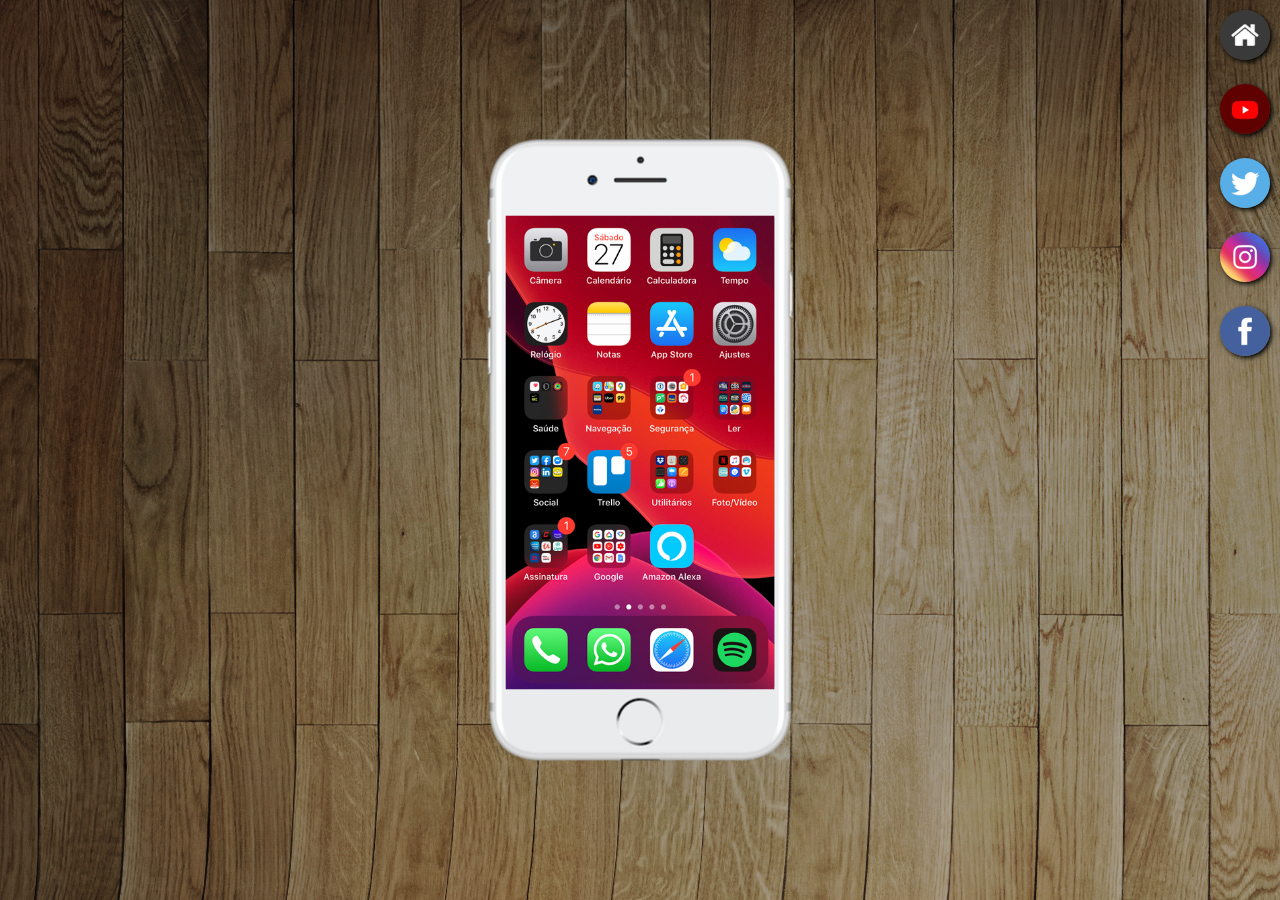
<file: index.html>
<!DOCTYPE html>
<html lang="pt-br">
<head>
    <meta charset="UTF-8">
    <meta name="viewport" content="width=device-width, initial-scale=1.0">
    <title>Projeto Minhas Redes Sociais</title>
    <link rel="stylesheet" href="estilos/style.css">
    
</head>
<body>
    <main>
        <section id="telefone">
            <iframe src="home.html" name="tela" id="tela"  frameborder="0"></iframe>
        </section>

        <section id="redes-sociais">
            <a href="home.html" target="tela"> <img src="imagens/logo-home.jpg" alt="Home">  </a> <br>
            <a href="youtube.html" target="tela"> <img src="imagens/logo-youtube.jpg" alt="youtube">  </a><br>
            <a href="twitter.html"target="tela"> <img src="imagens/logo-twitter.jpg" alt="Twitter">  </a><br>
            <a href="instagram.html" target="tela"> <img src="imagens/logo-instagram.jpg" alt="Instagram">  </a><br>
            <a href="facebook.html" target="tela"> <img src="imagens/logo-facebook.jpg" alt="facebook">  </a><br>
            

        </section>
    </main>
</body>
</html>
</file>
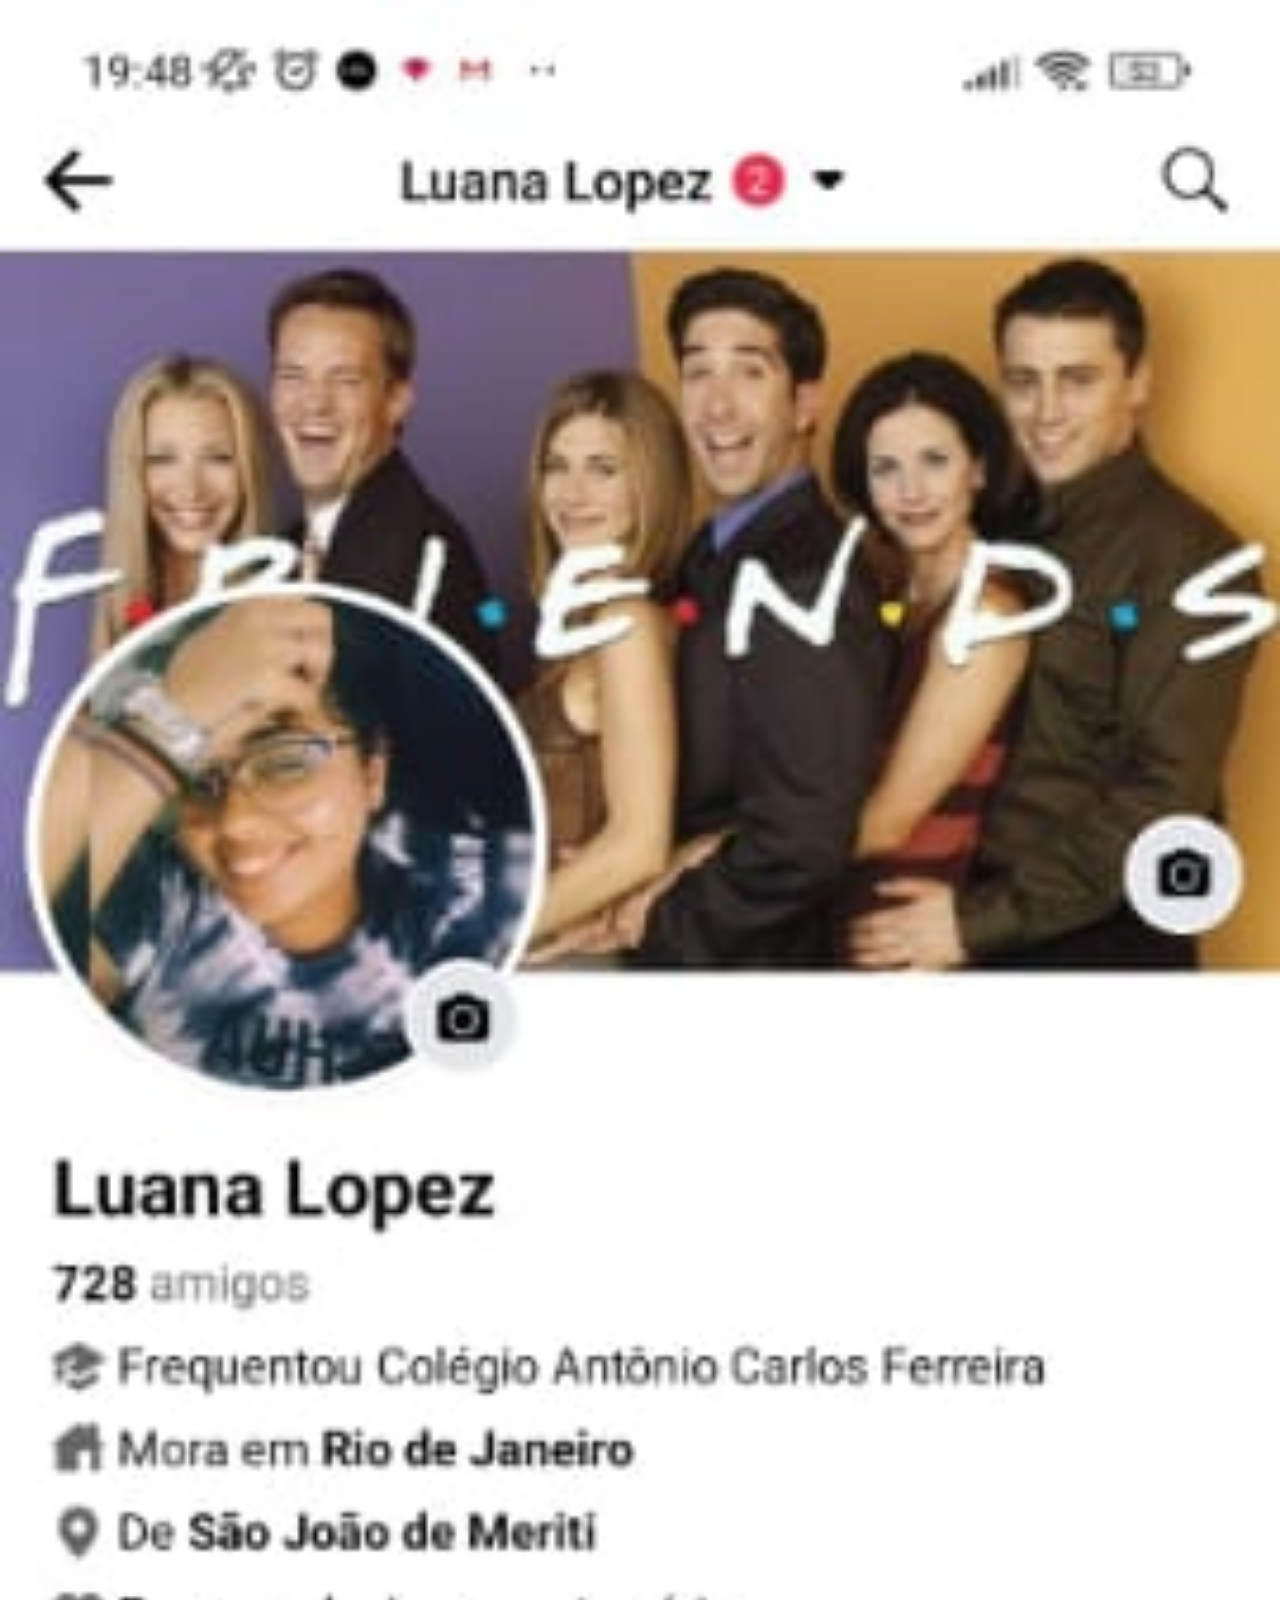
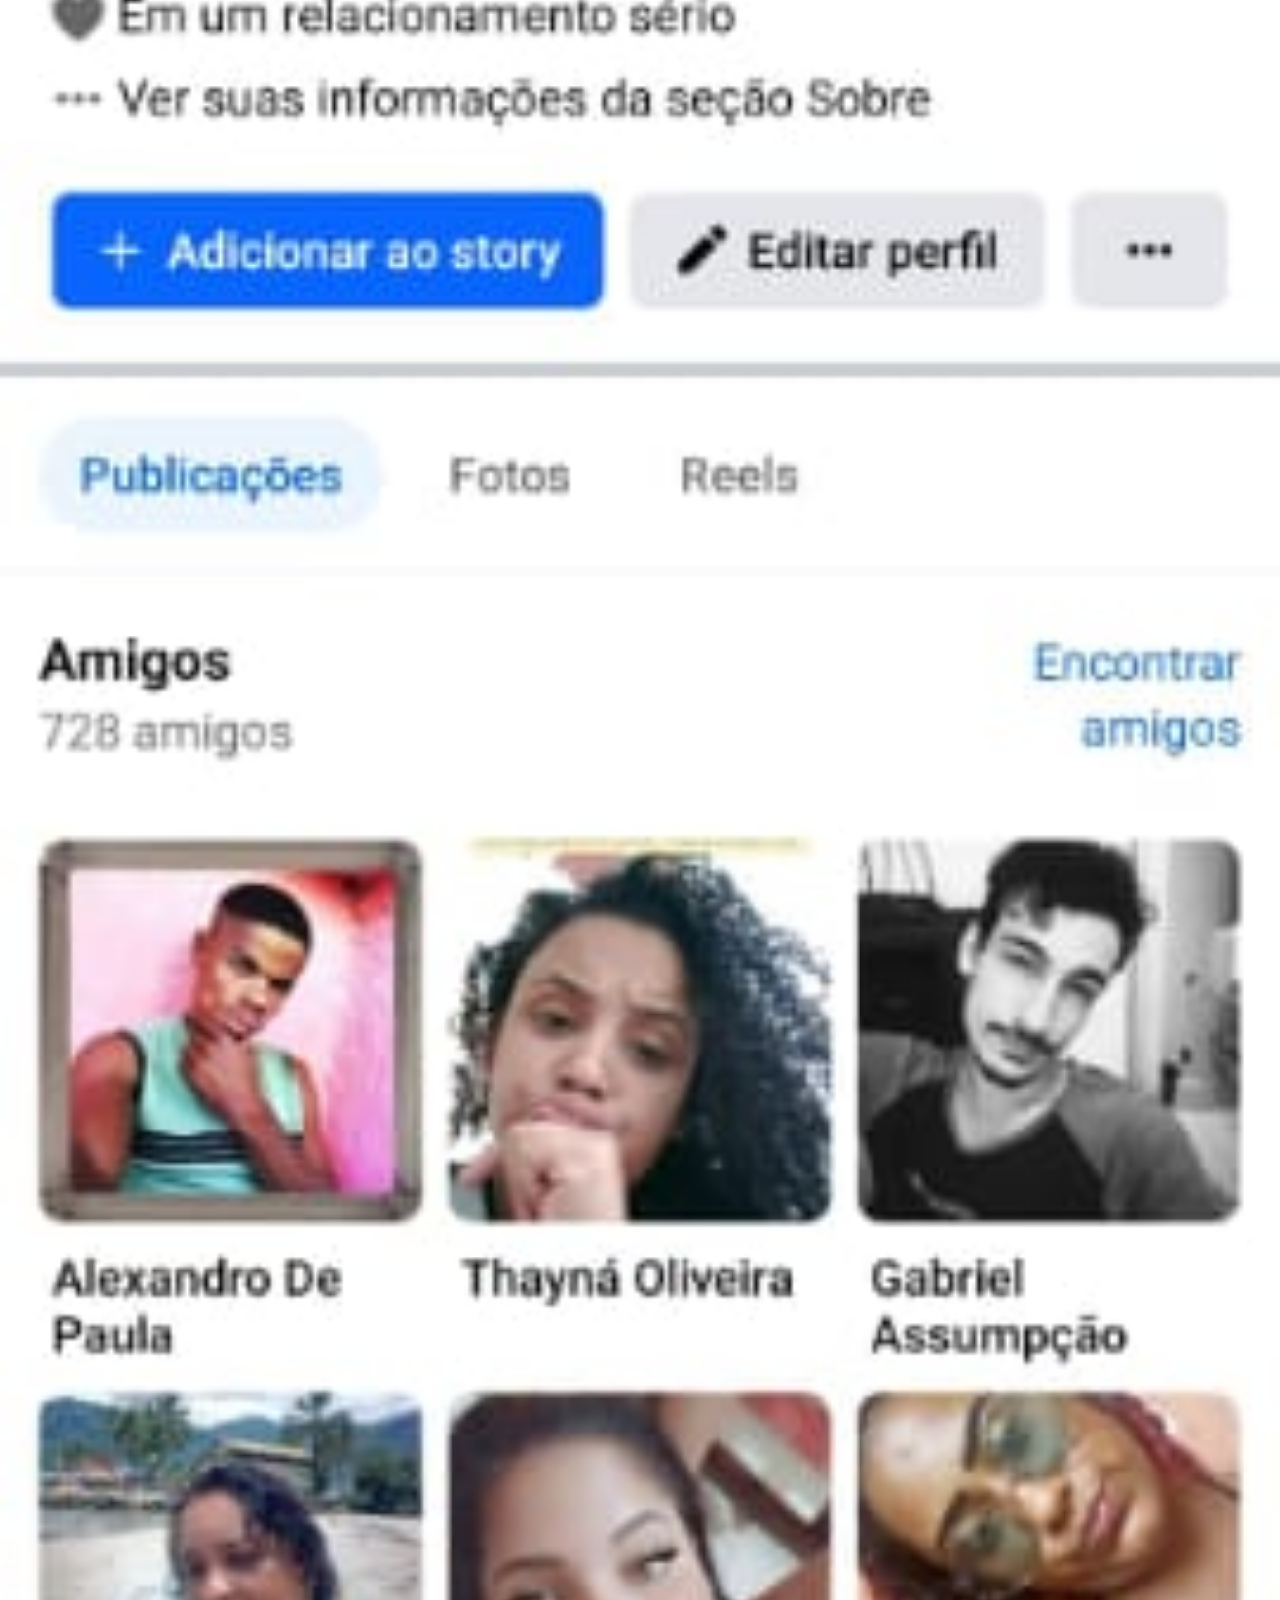
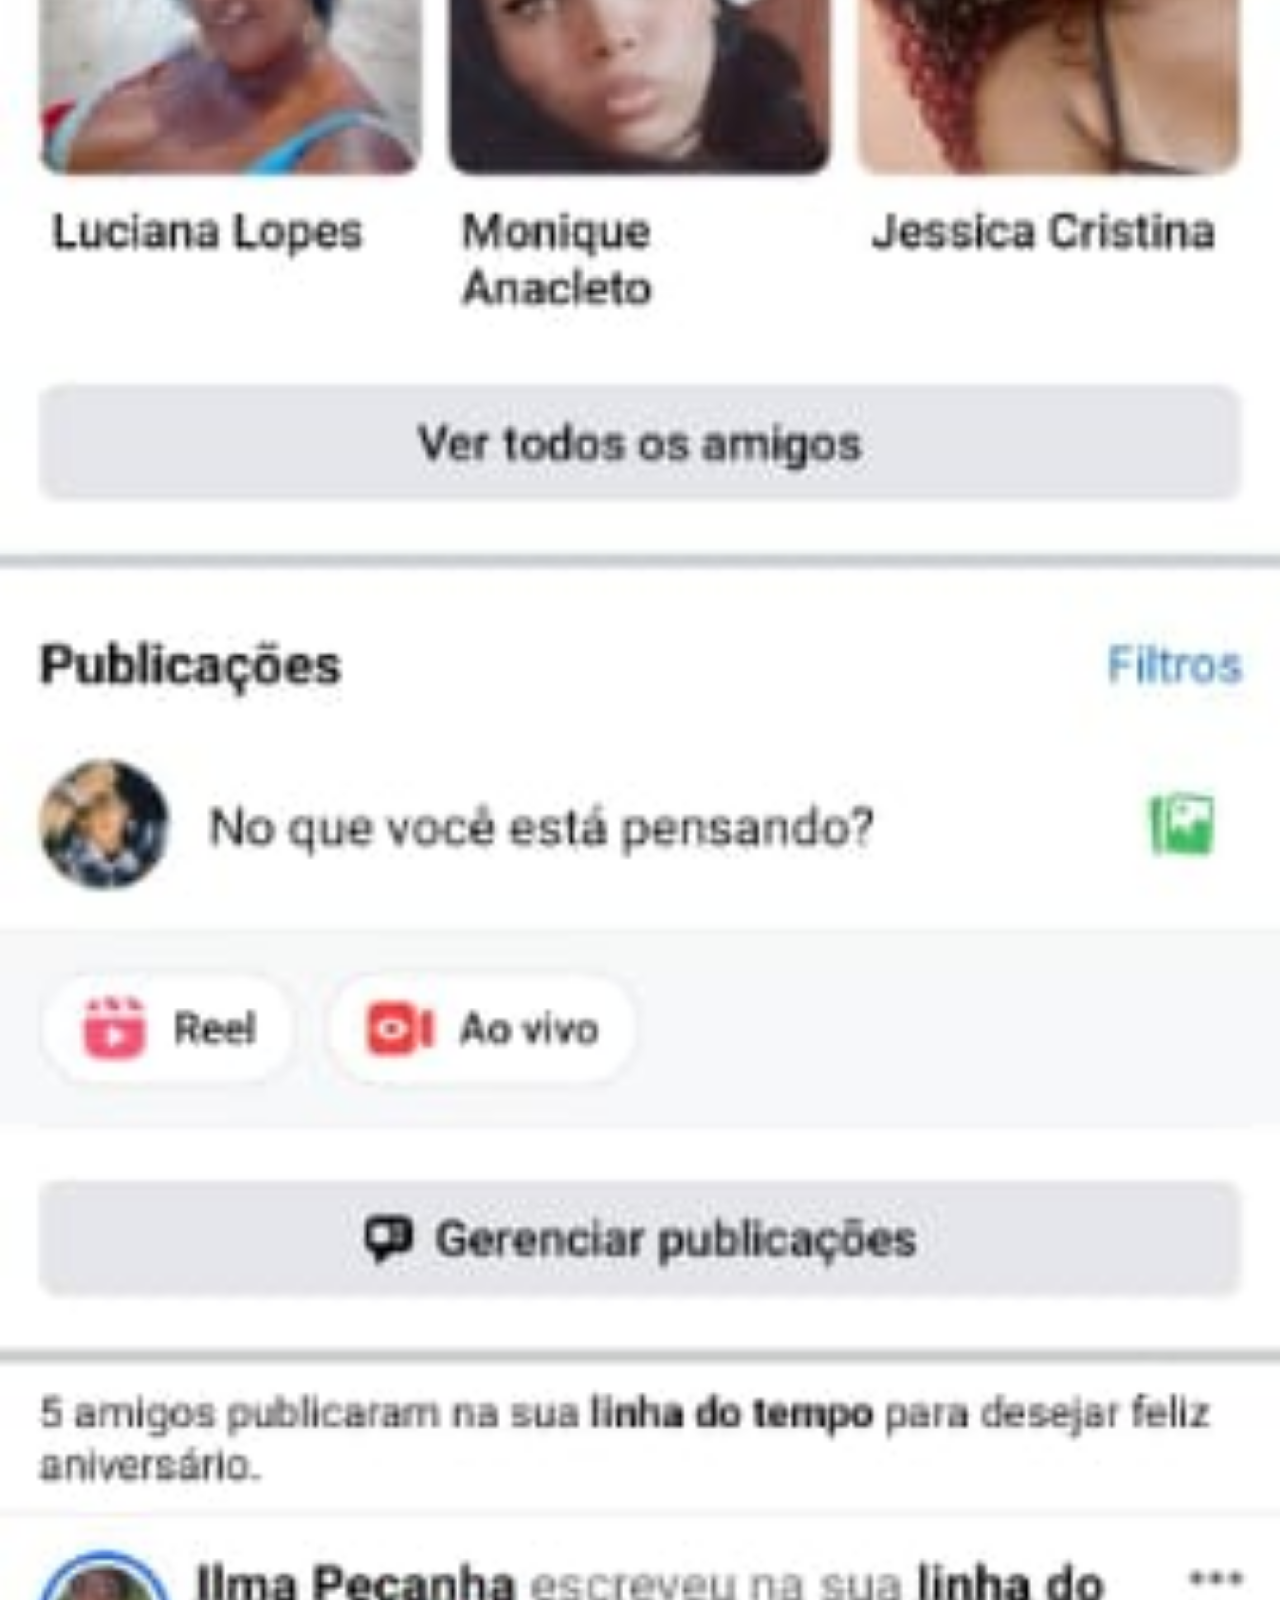
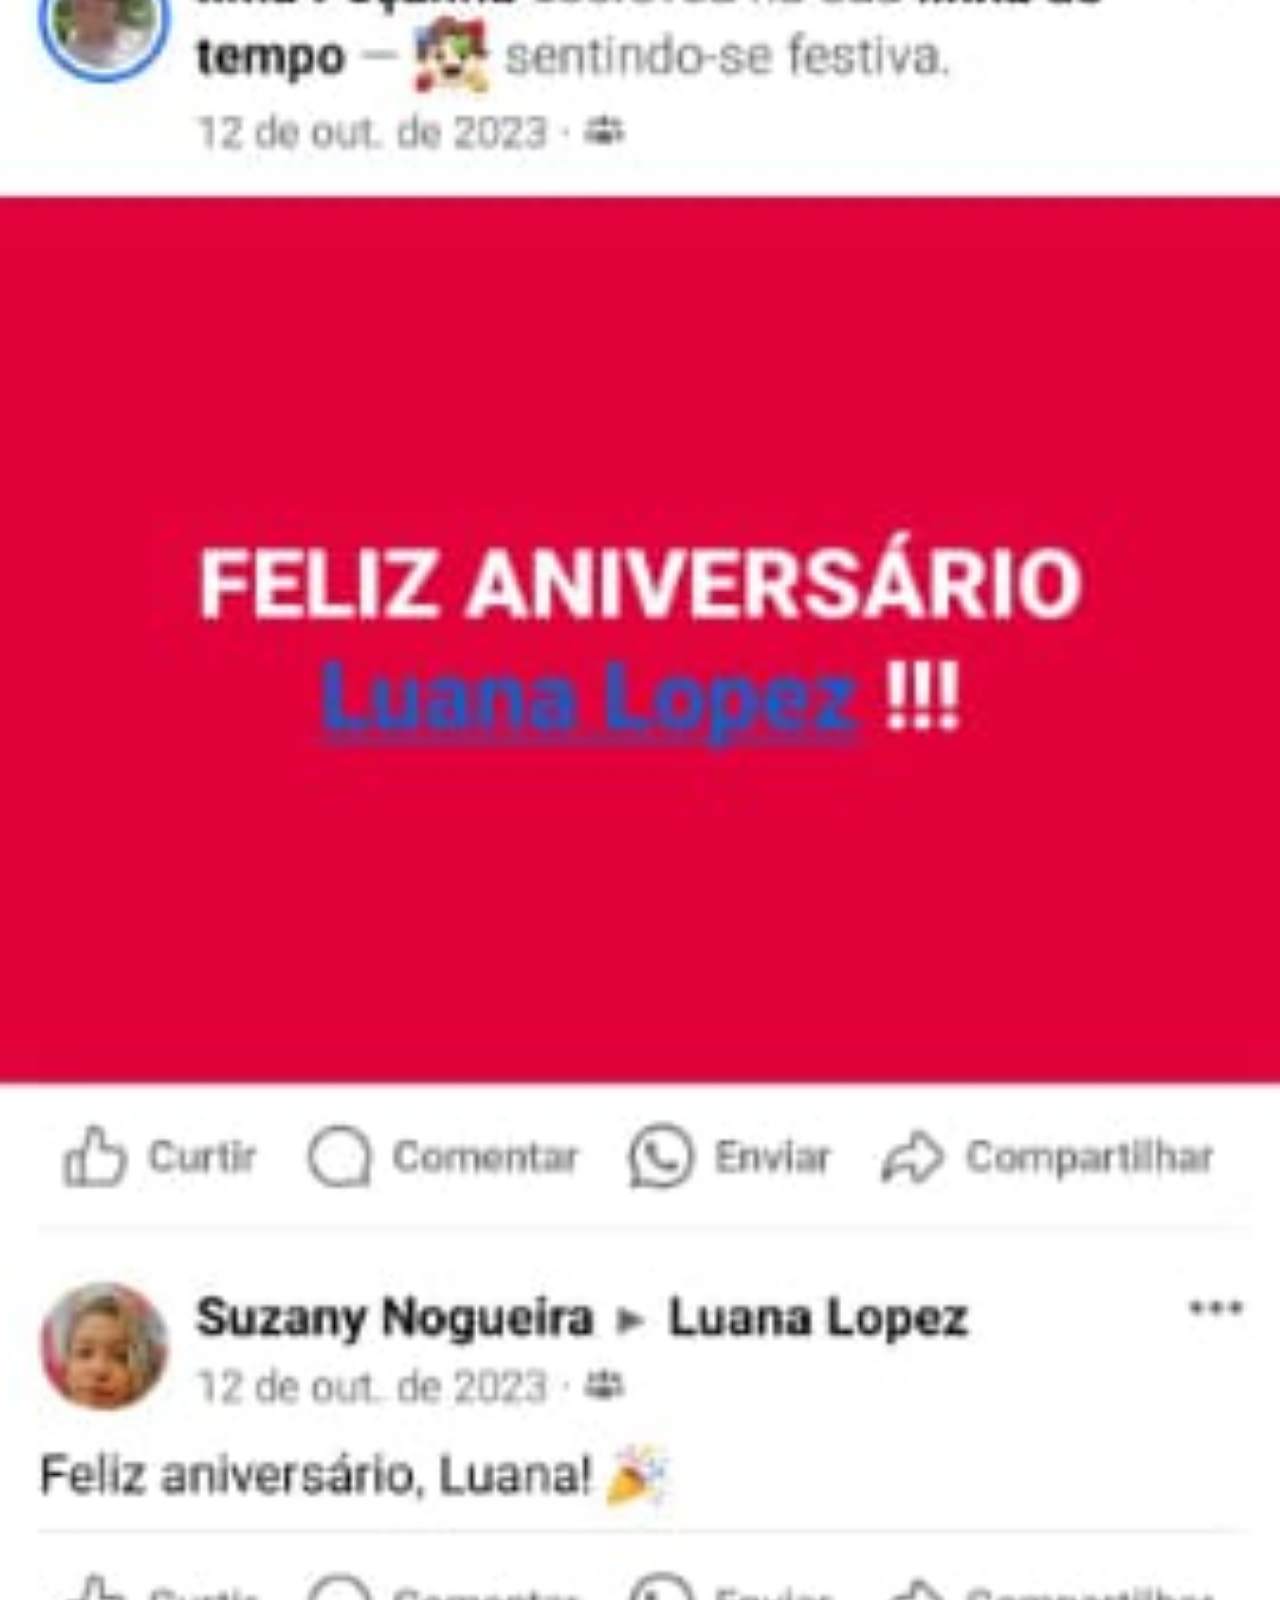
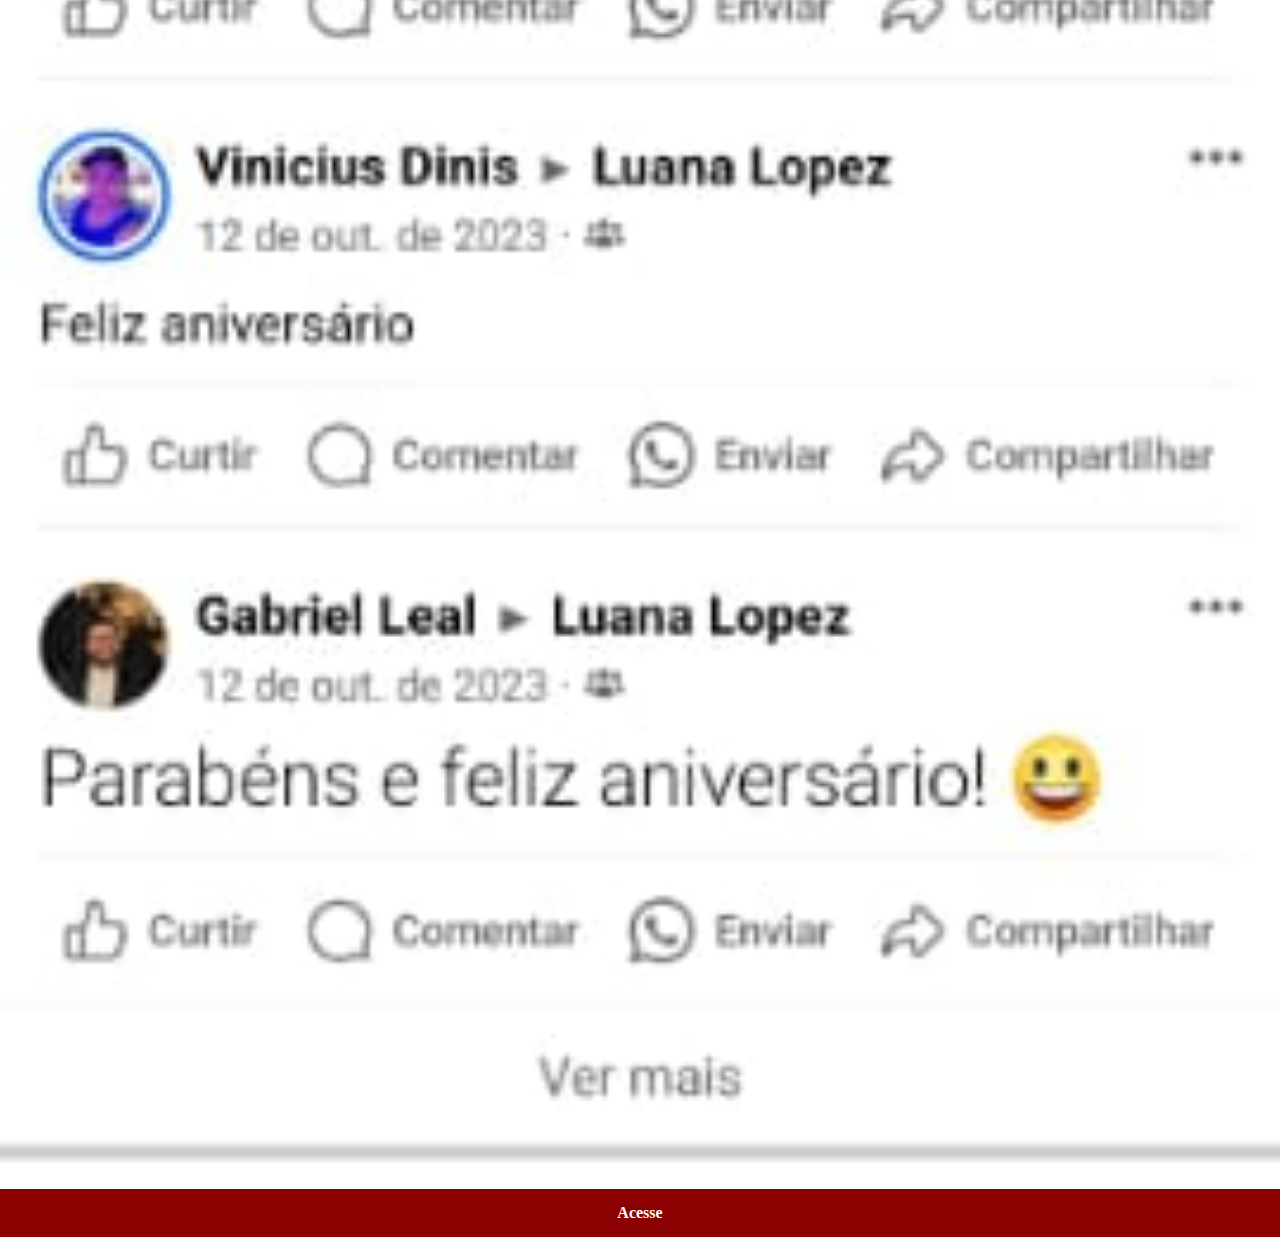
<file: facebook.html>
<!DOCTYPE html>
<html lang="pt-br">
<head>
    <meta charset="UTF-8">
    <meta name="viewport" content="width=device-width, initial-scale=1.0">
    <title>Facebook</title>
    <link rel="shortcut icon" href="imagens/logo-facebook.jpg" type="image/x-icon">
    <link rel="stylesheet" href="estilos/social.css">
</head>
<body>
    <img src="imagens/tela-face.jpeg" alt="Facebook">
    <a href="https://www.facebook.com/luana.lopez.90" target="_blank">Acesse</a>
</body>
</html>
</file>
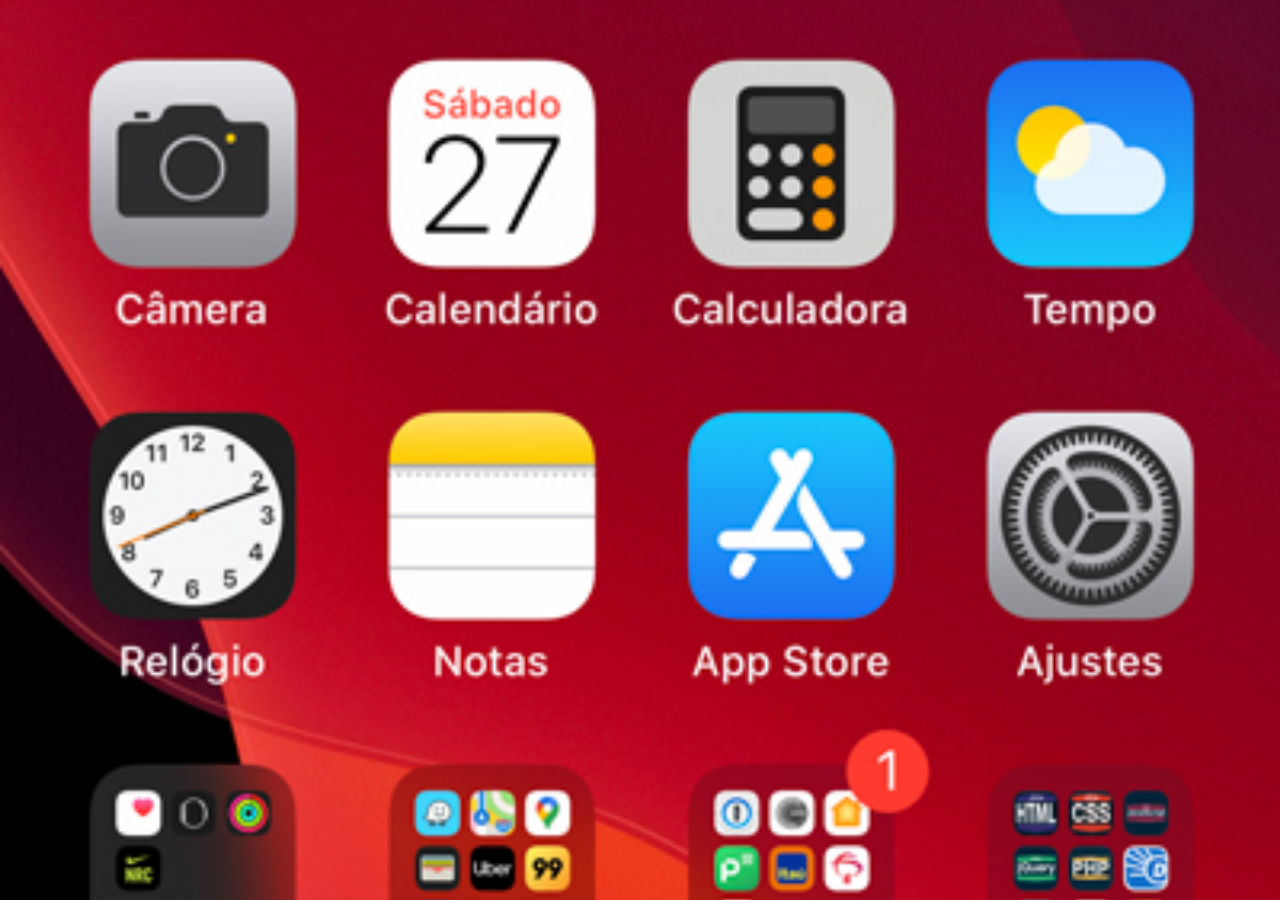
<file: home.html>
<!DOCTYPE html>
<html lang="pt-br">
<head>
    <meta charset="UTF-8">
    <meta name="viewport" content="width=device-width, initial-scale=1.0">
    <title>home</title>
    <link rel="shortcut icon" href="imagens/logo-home.jpg" type="image/x-icon">
    <style>
        *{
            margin: 0px;
            padding: 0px;
        }

        body{
            width: 100px;
            height: 100px;
            background: url('./imagens/tela-home.jpg') no-repeat;
            background-size: cover;
        }
    </style>
</head>
<body>
    
</body>
</html>
</file>
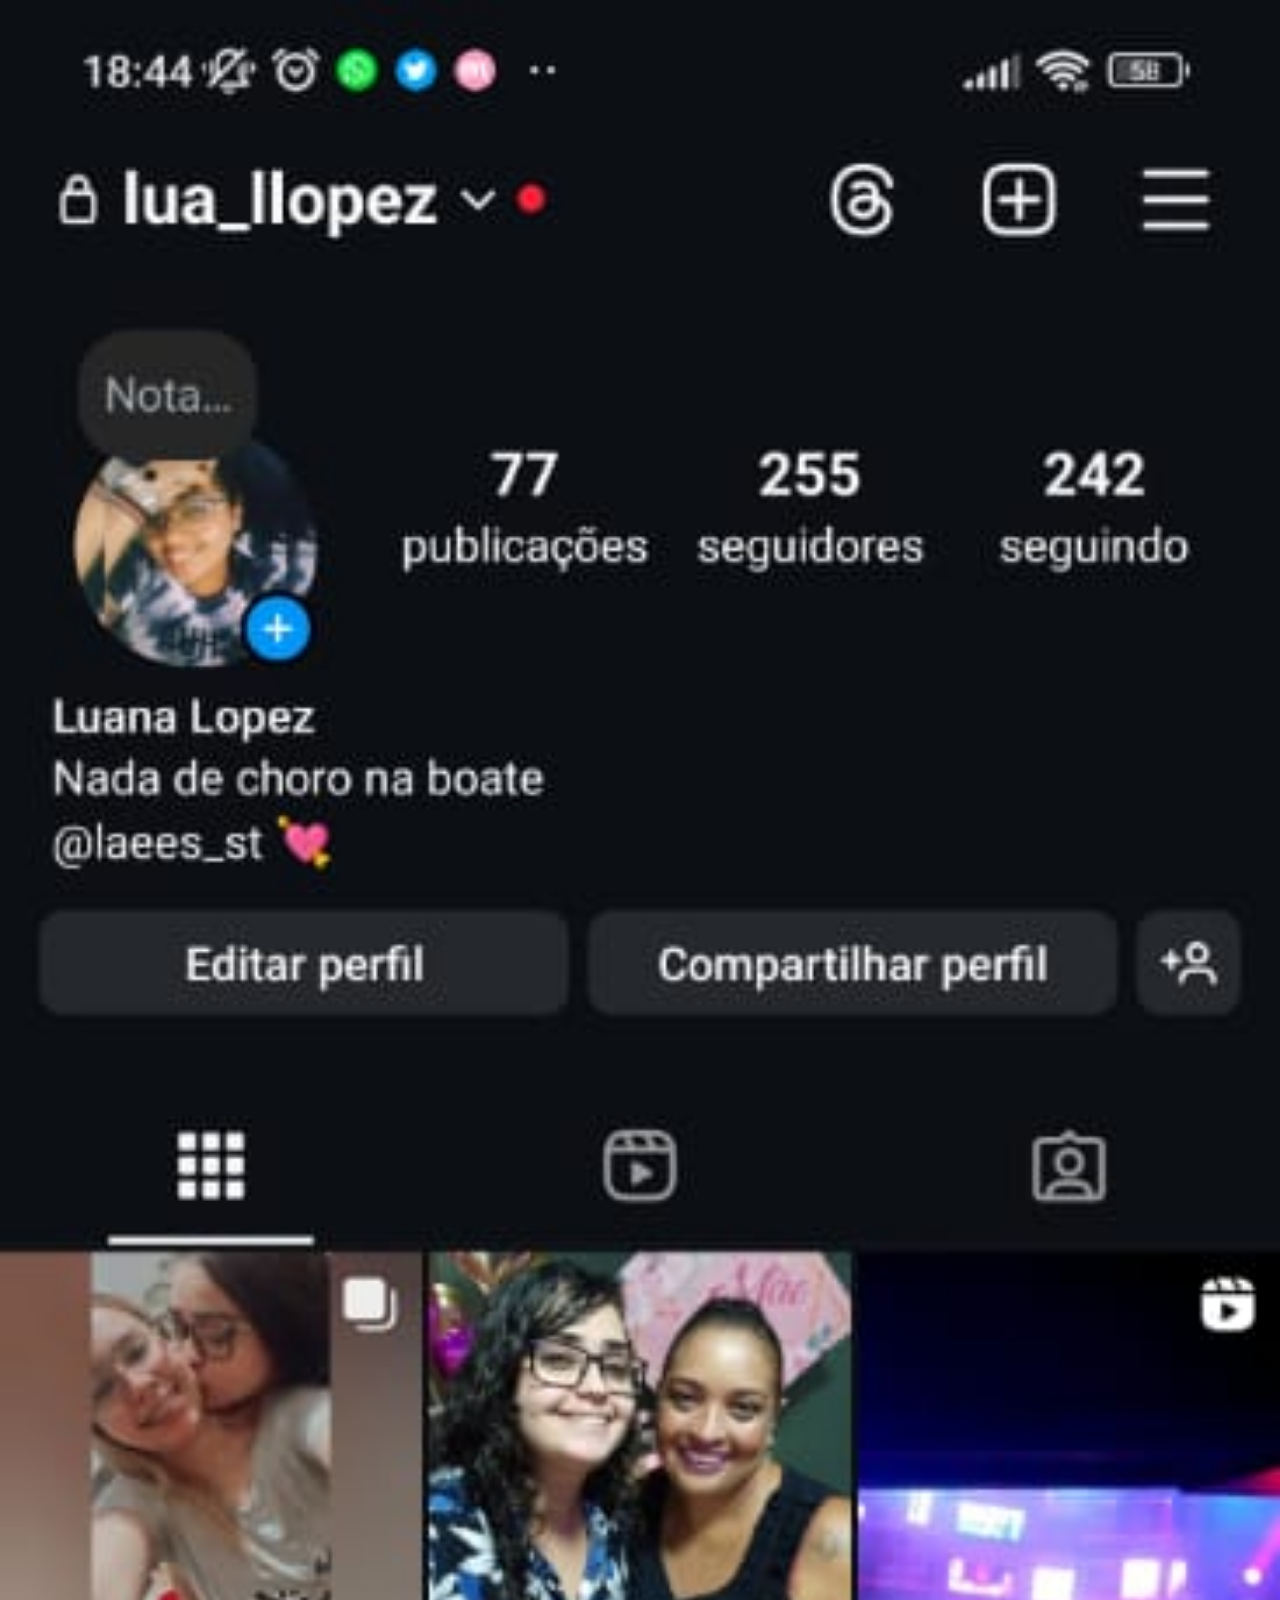
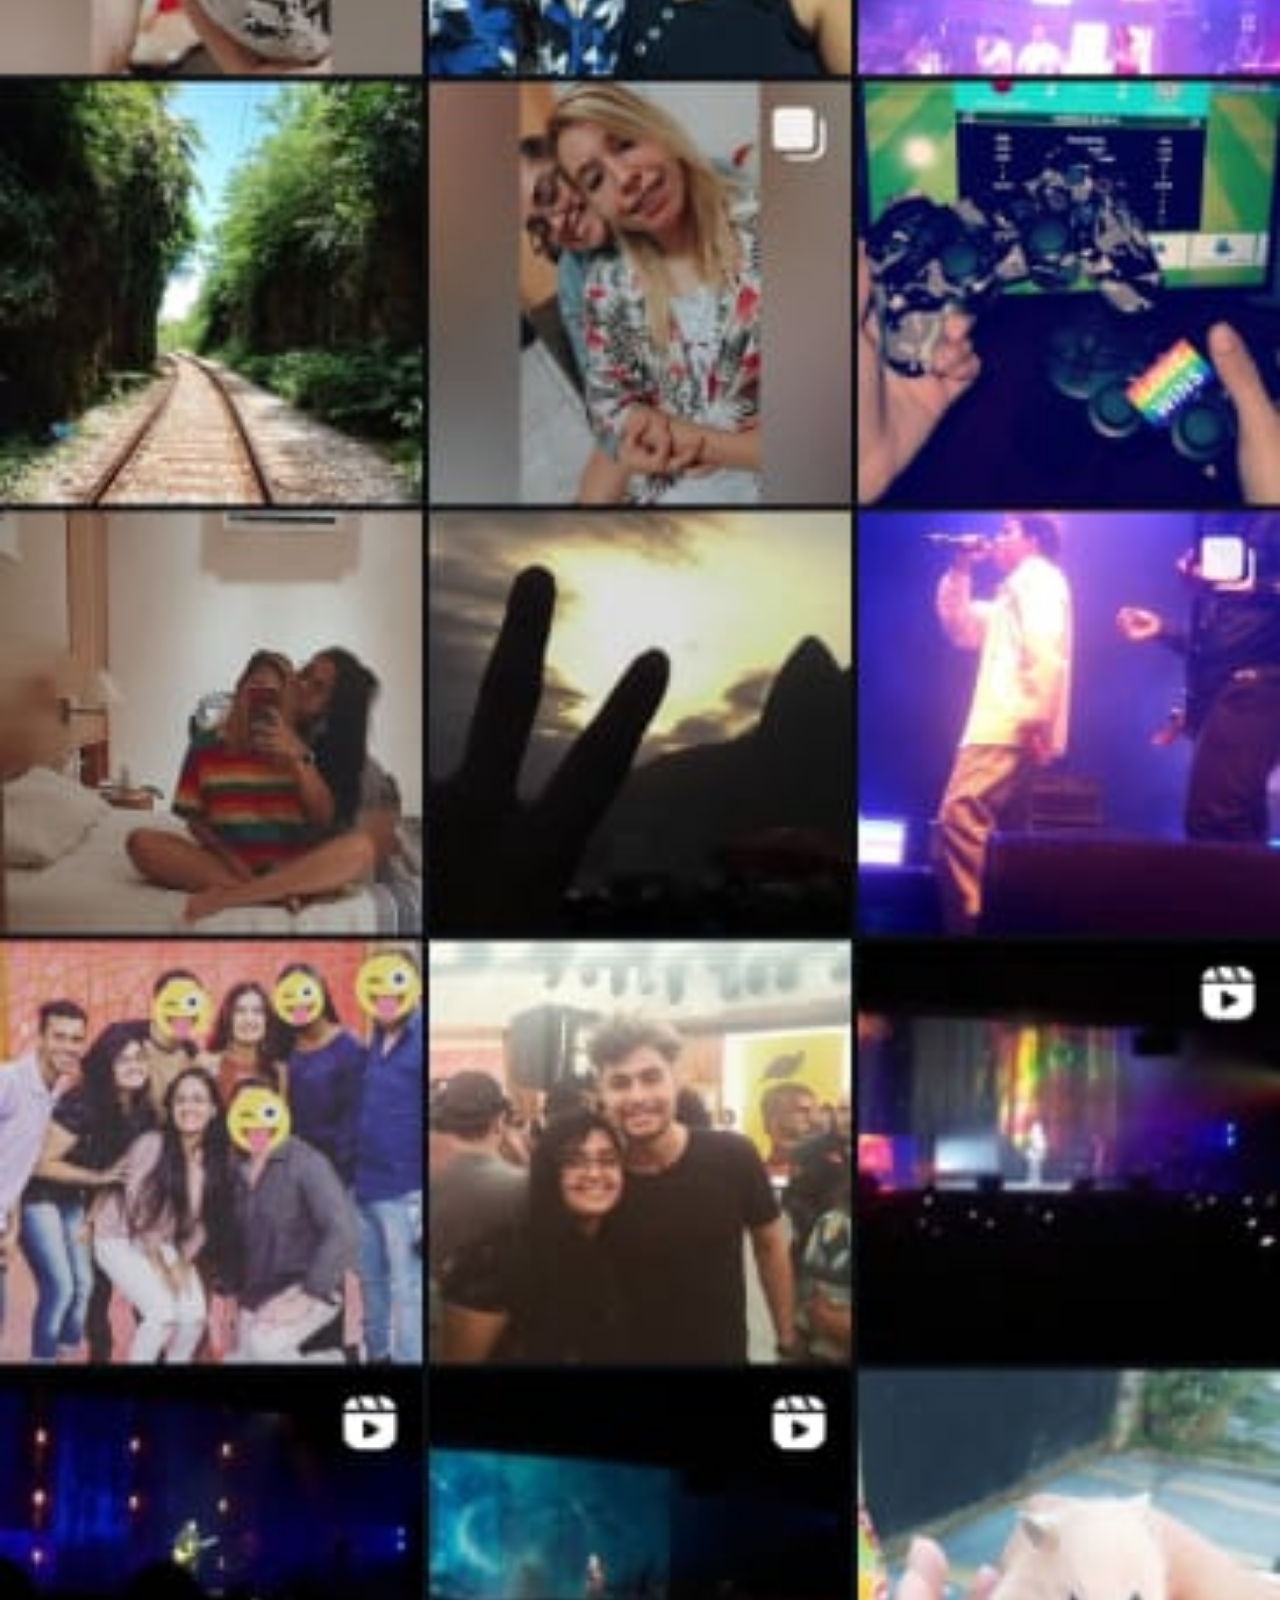
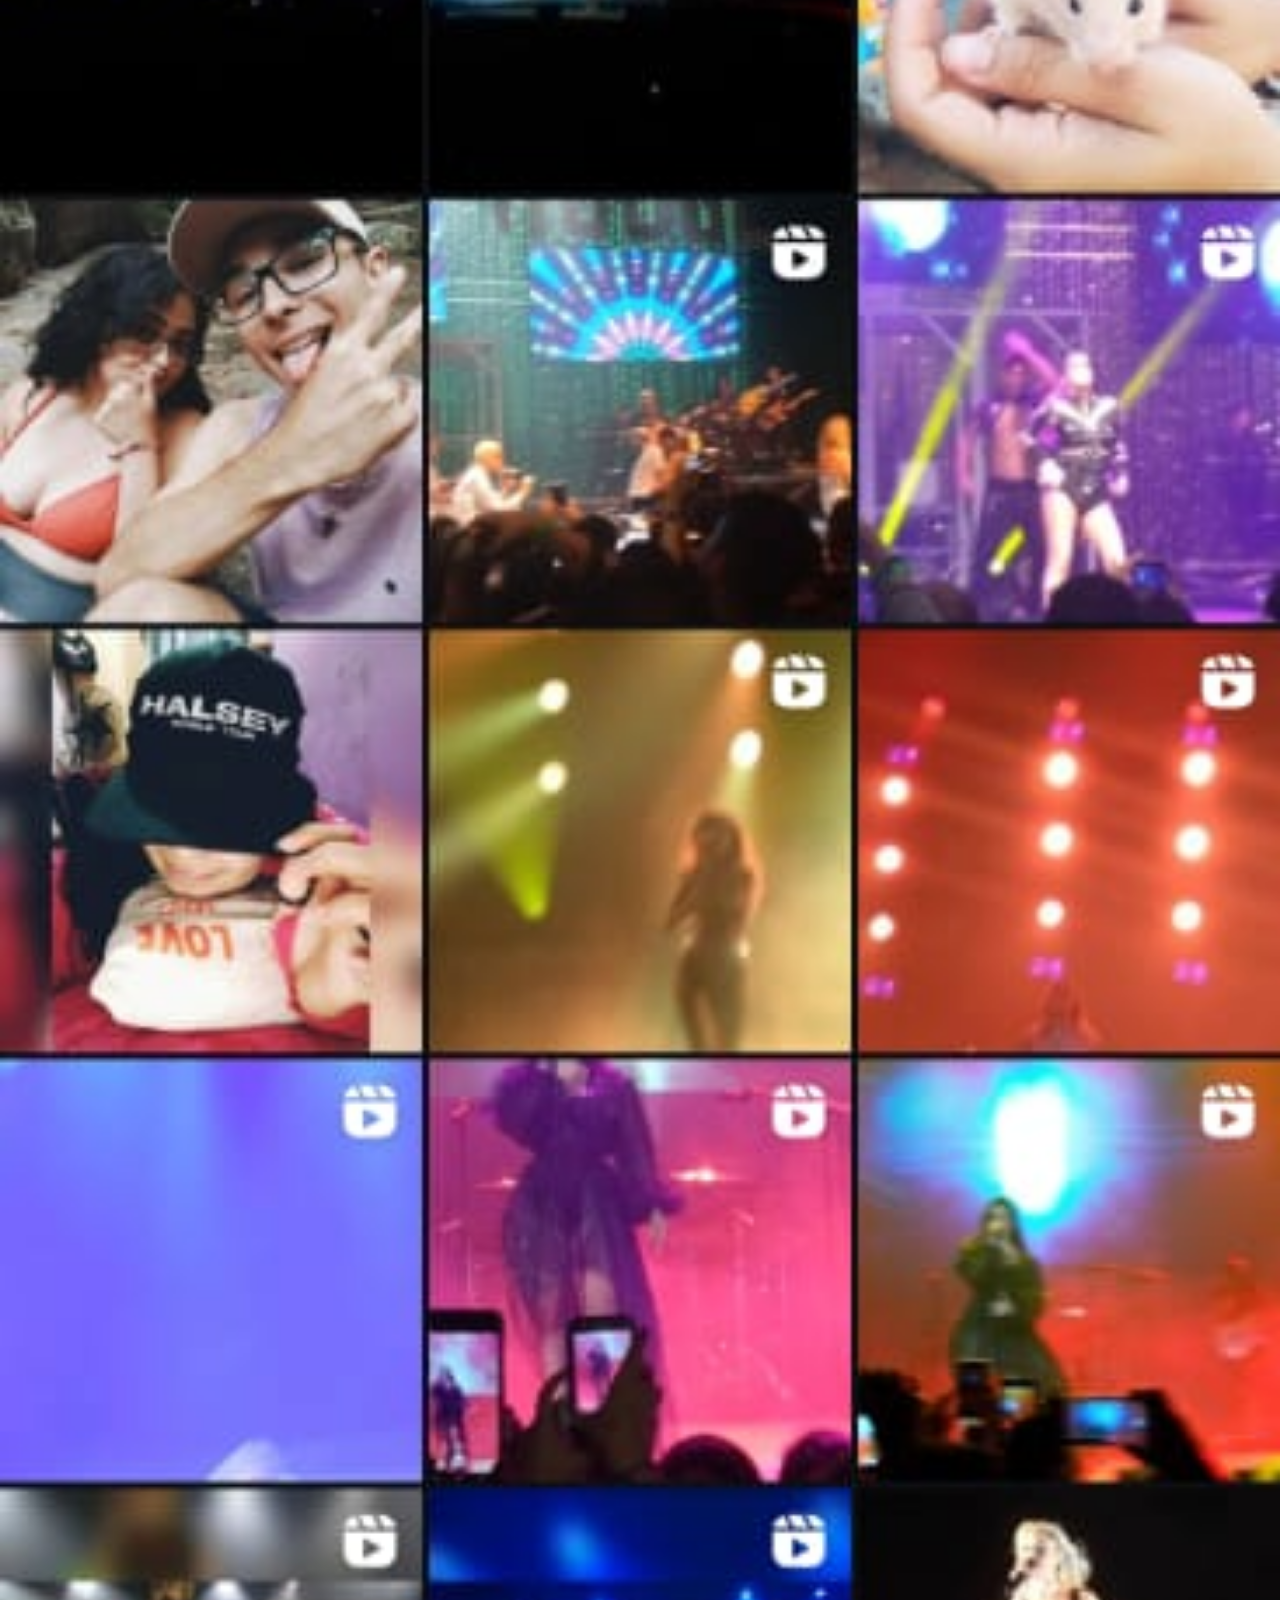
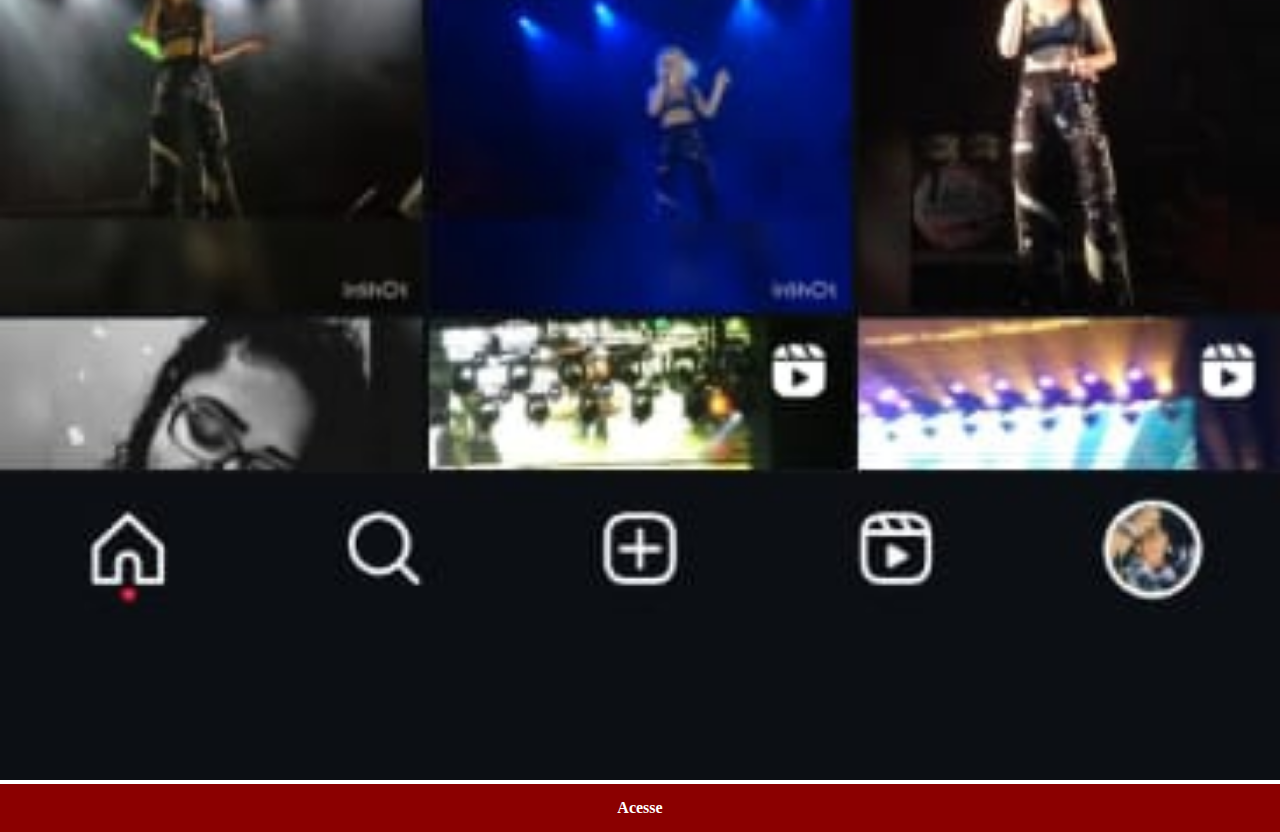
<file: instagram.html>
<!DOCTYPE html>
<html lang="pt-br">
<head>
    <meta charset="UTF-8">
    <meta name="viewport" content="width=device-width, initial-scale=1.0">
    <title>Instagram</title>
    <link rel="shortcut icon" href="imagens/logo-instagram.jpg" type="image/x-icon">
    <link rel="stylesheet" href="estilos/social.css">
</head>
<body>
    <img src="imagens/tela-instagram.jpeg" alt="Instagram">
    <a href="https://www.instagram.com/lua_llopez" target="_blank">Acesse</a>
</body>
</html>
</file>
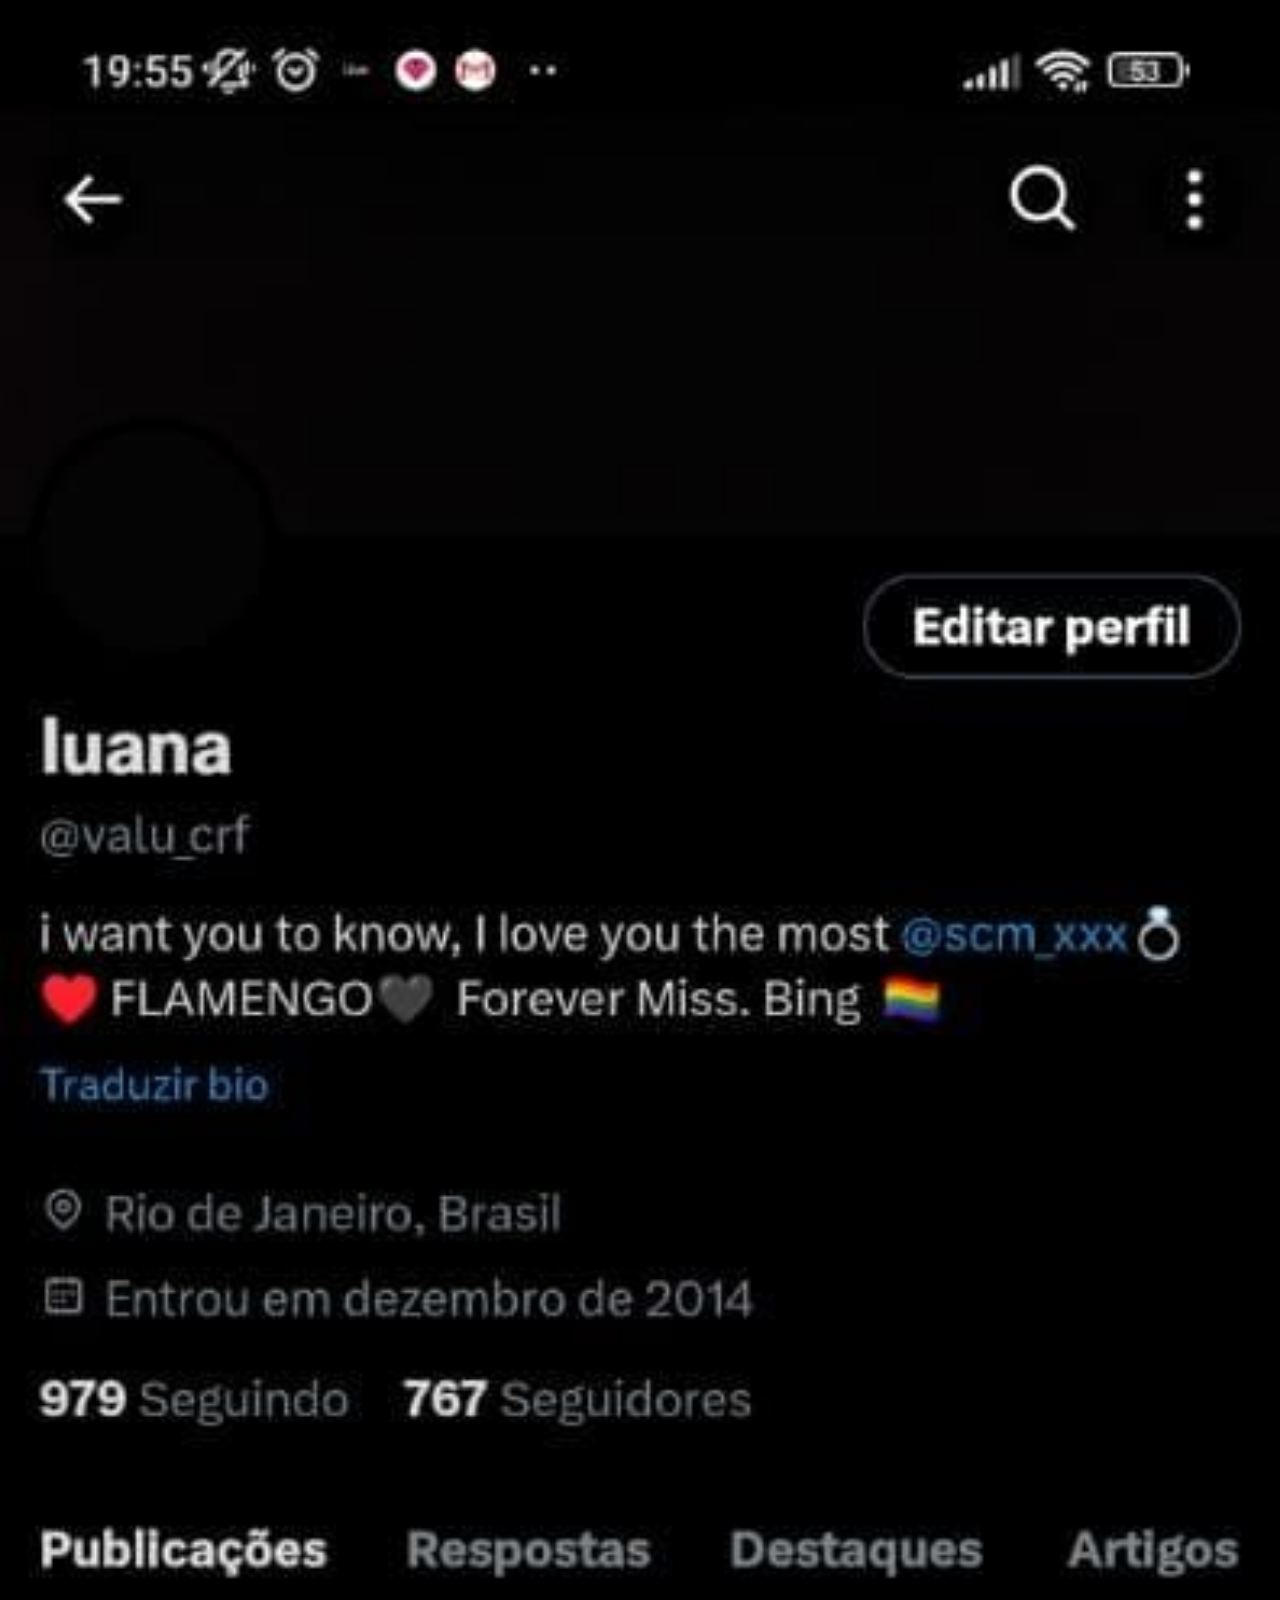
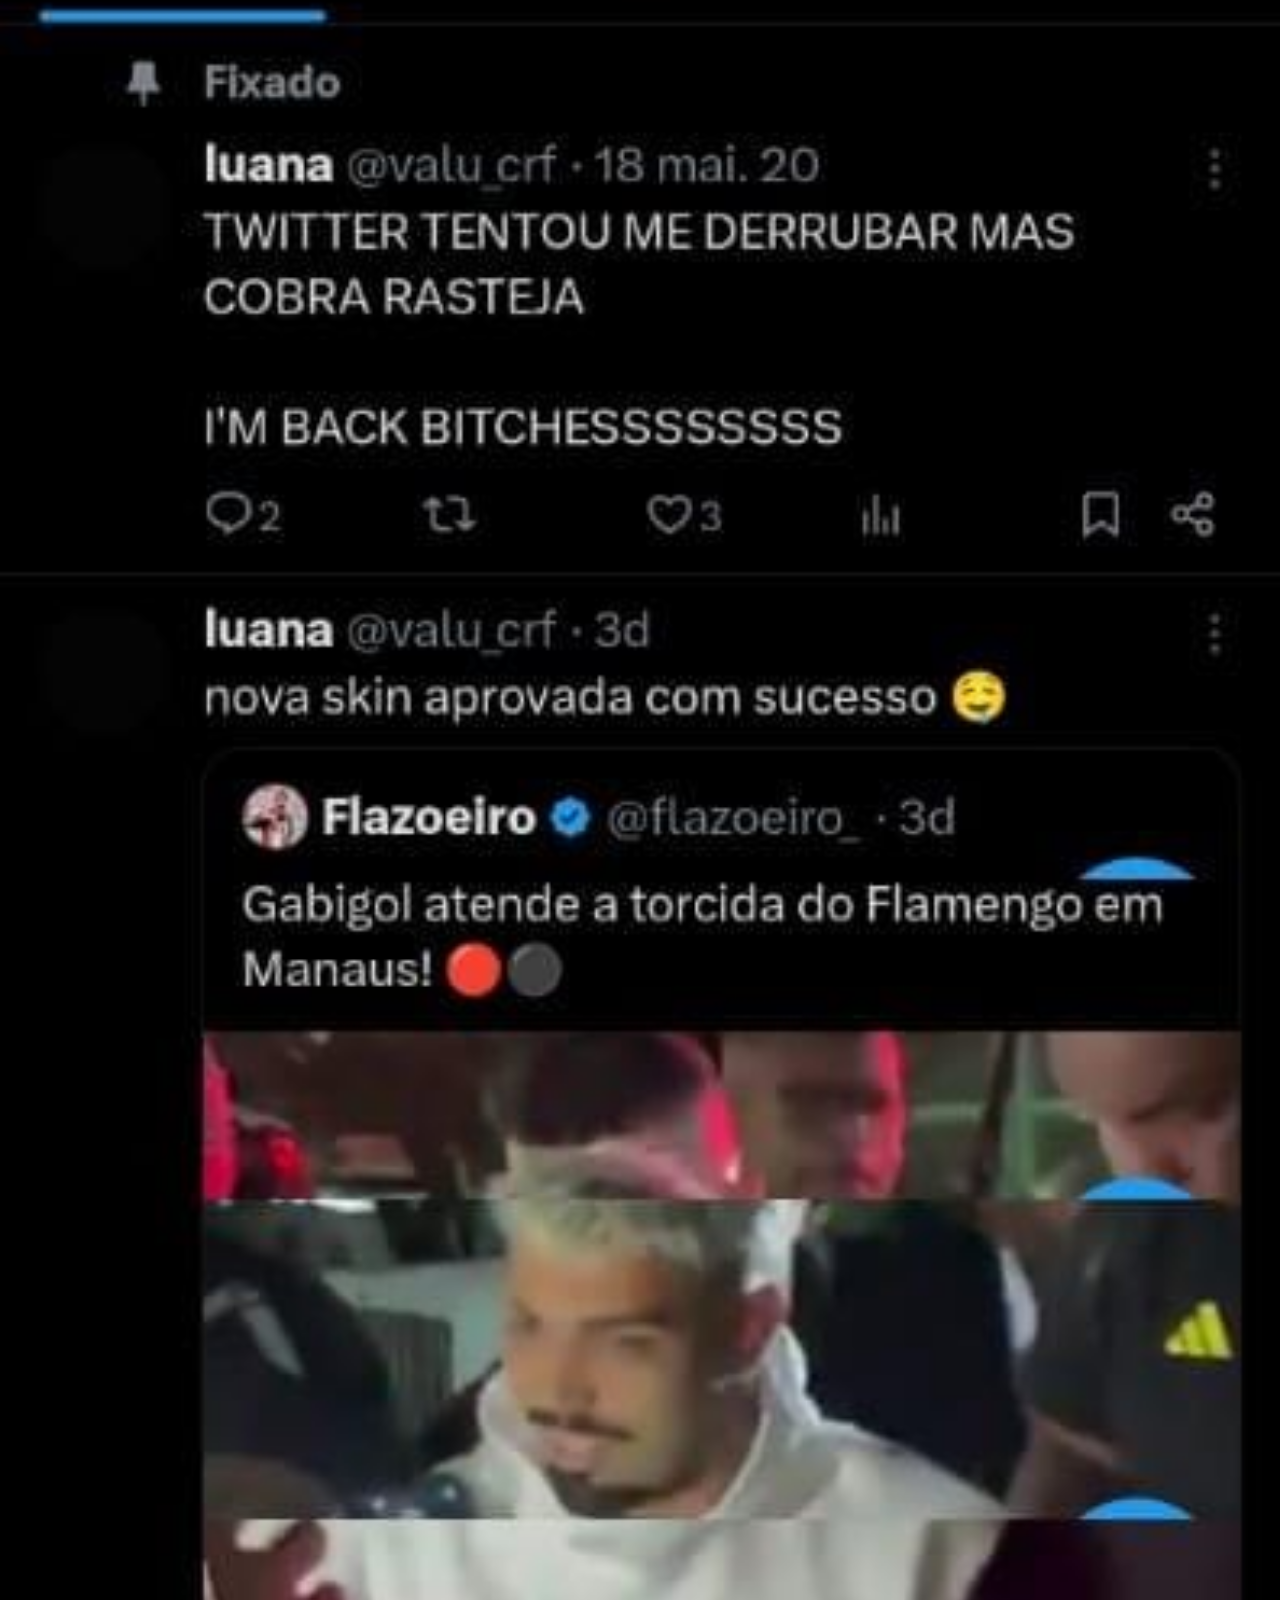
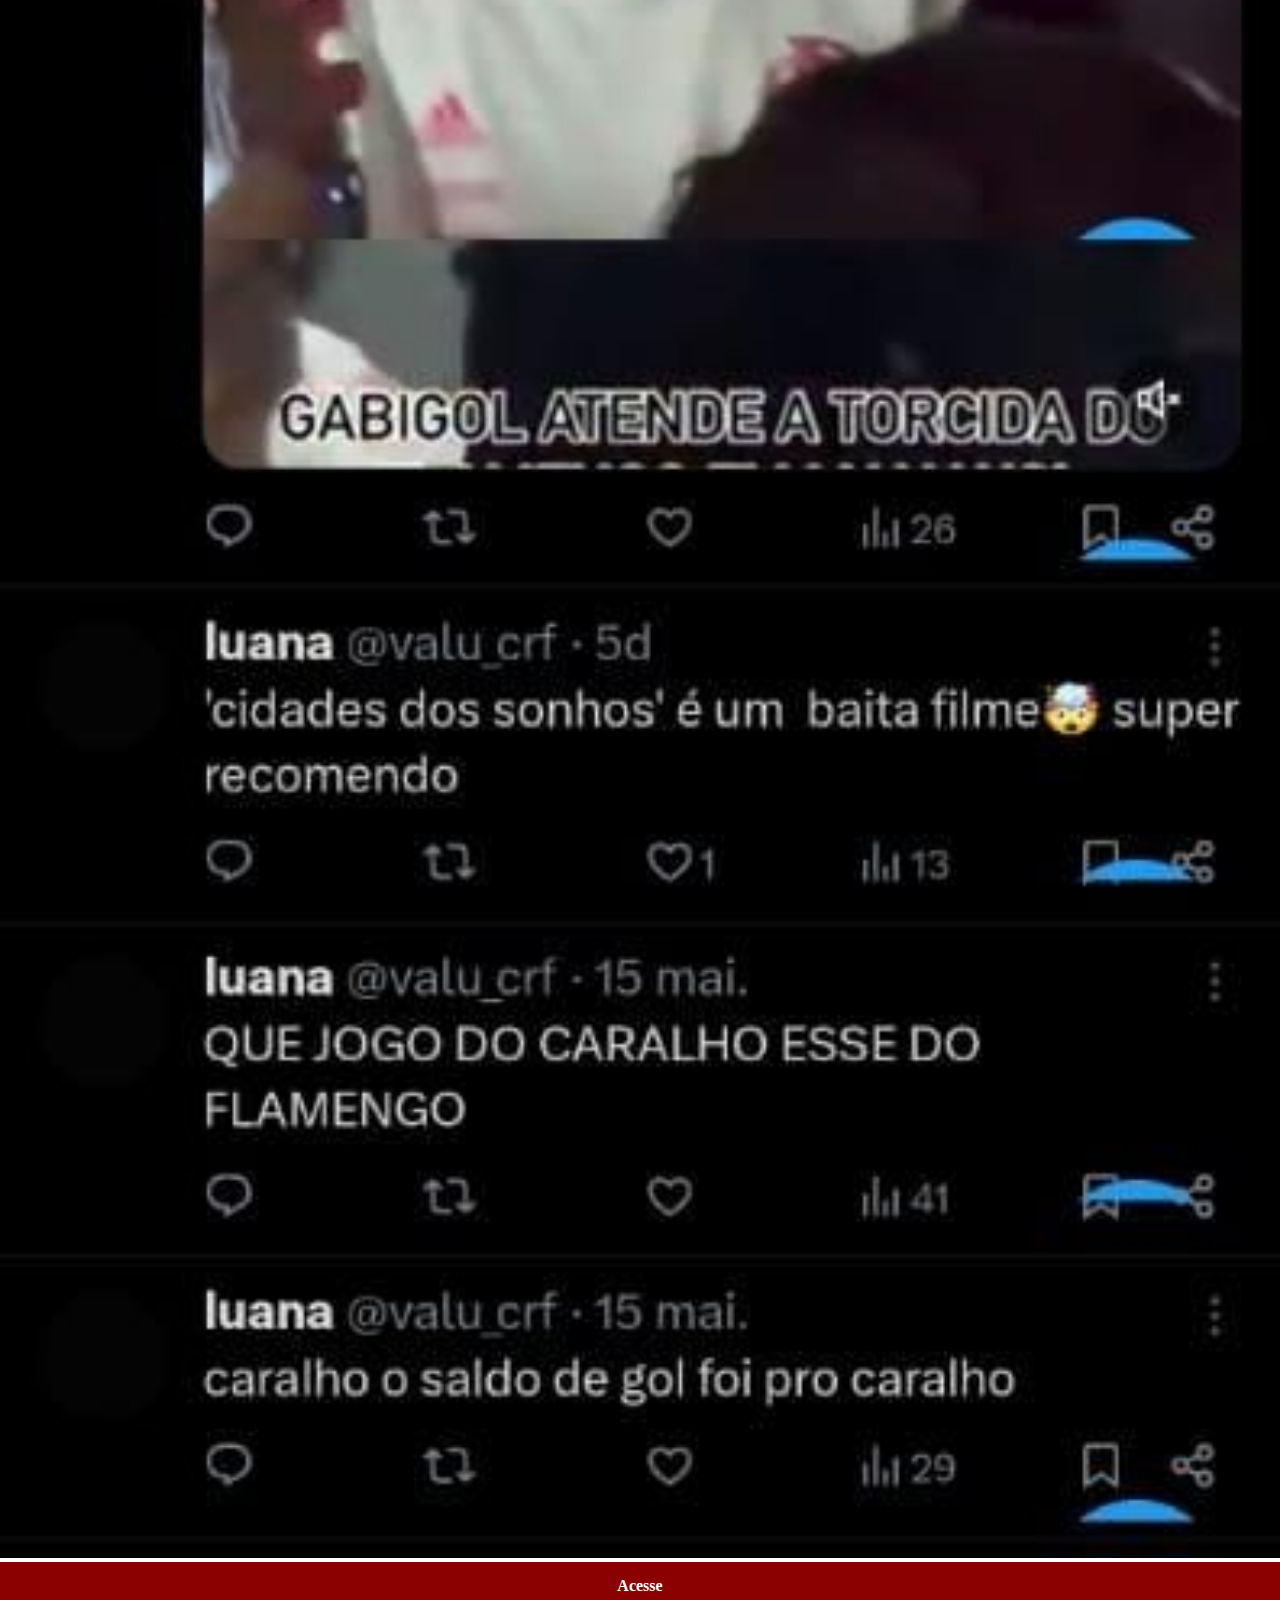
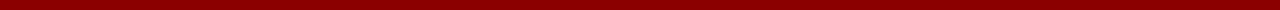
<file: twitter.html>
<!DOCTYPE html>
<html lang="en">
<head>
    <meta charset="UTF-8">
    <meta name="viewport" content="width=device-width, initial-scale=1.0">
    <title>Twitter</title>
    <link rel="shortcut icon" href="imagens/logo-twitter.jpg" type="image/x-icon">
    <link rel="stylesheet" href="estilos/social.css">
</head>
<body>
    <img src="imagens/tela-twitter.jpeg" alt="Twitter">
    <a href="https://twitter.com/valu_crf" target="_blank">Acesse</a>
</body>
</html>
</file>
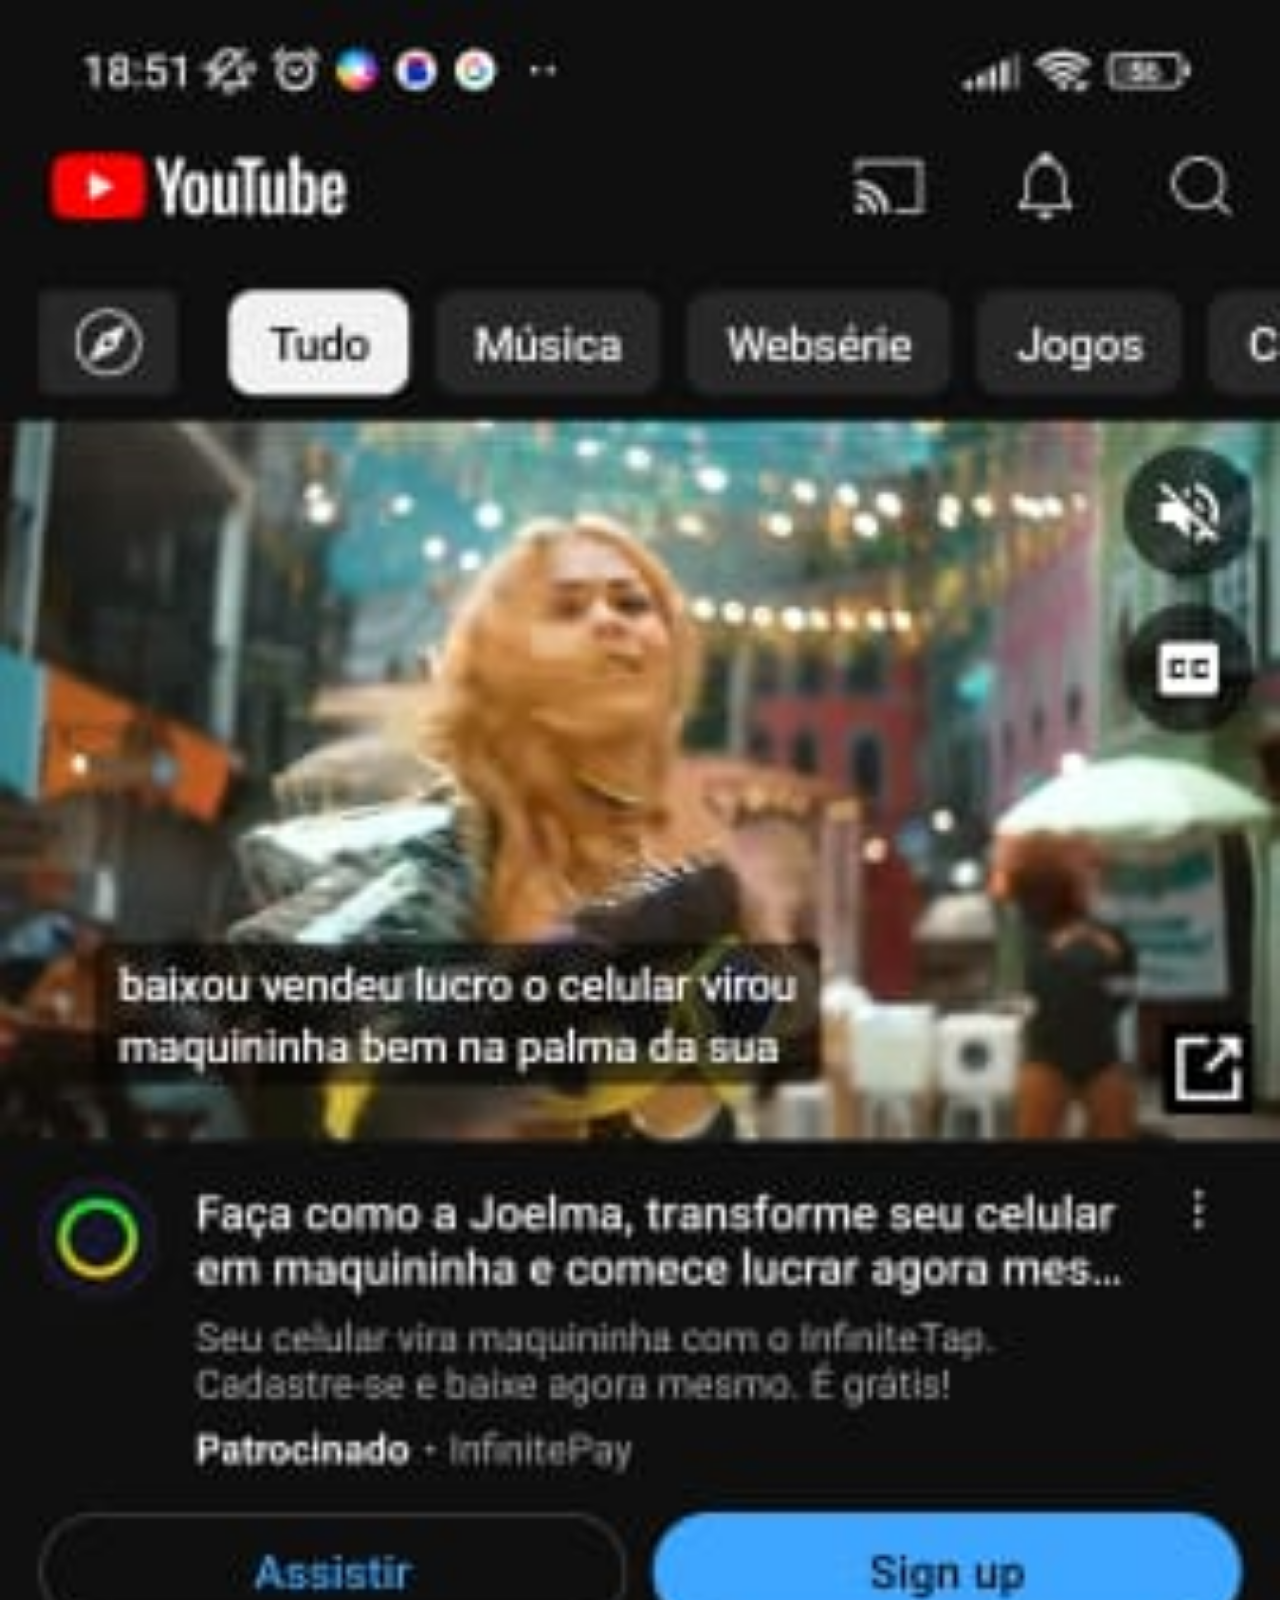
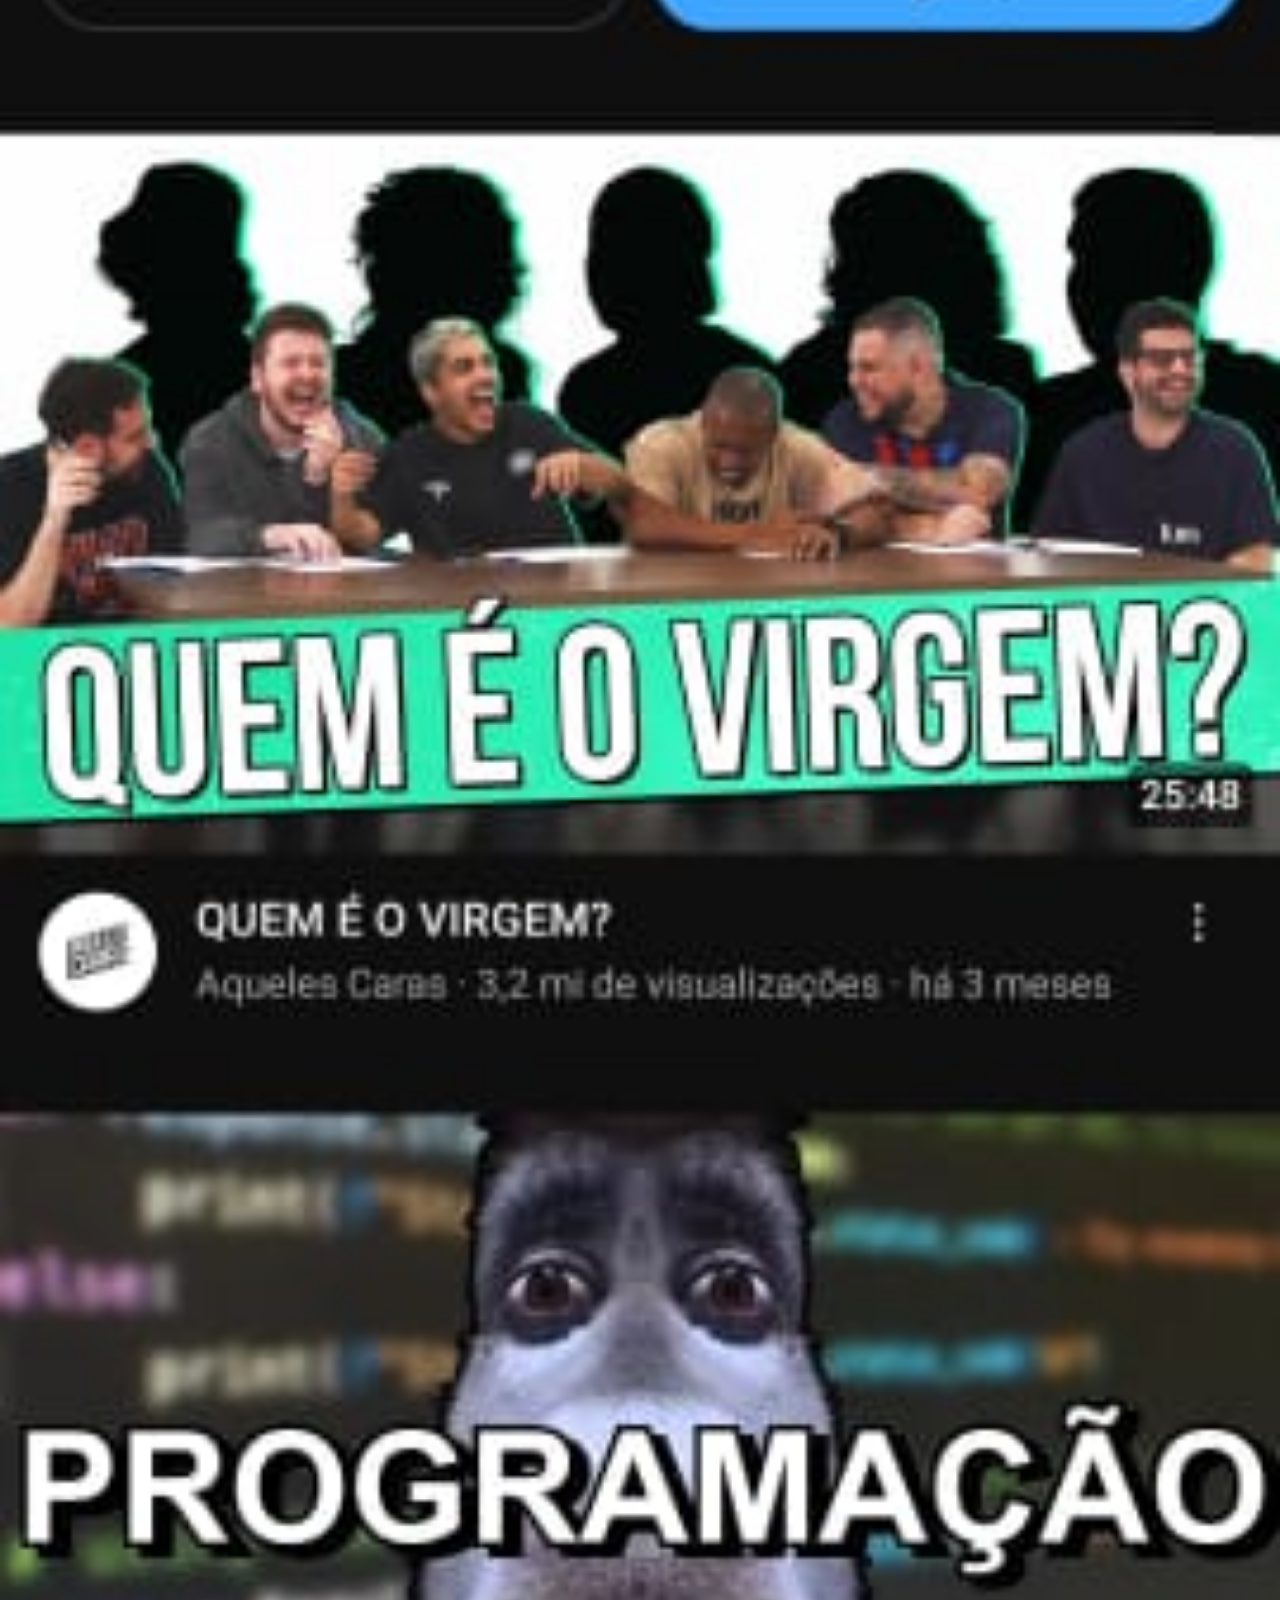
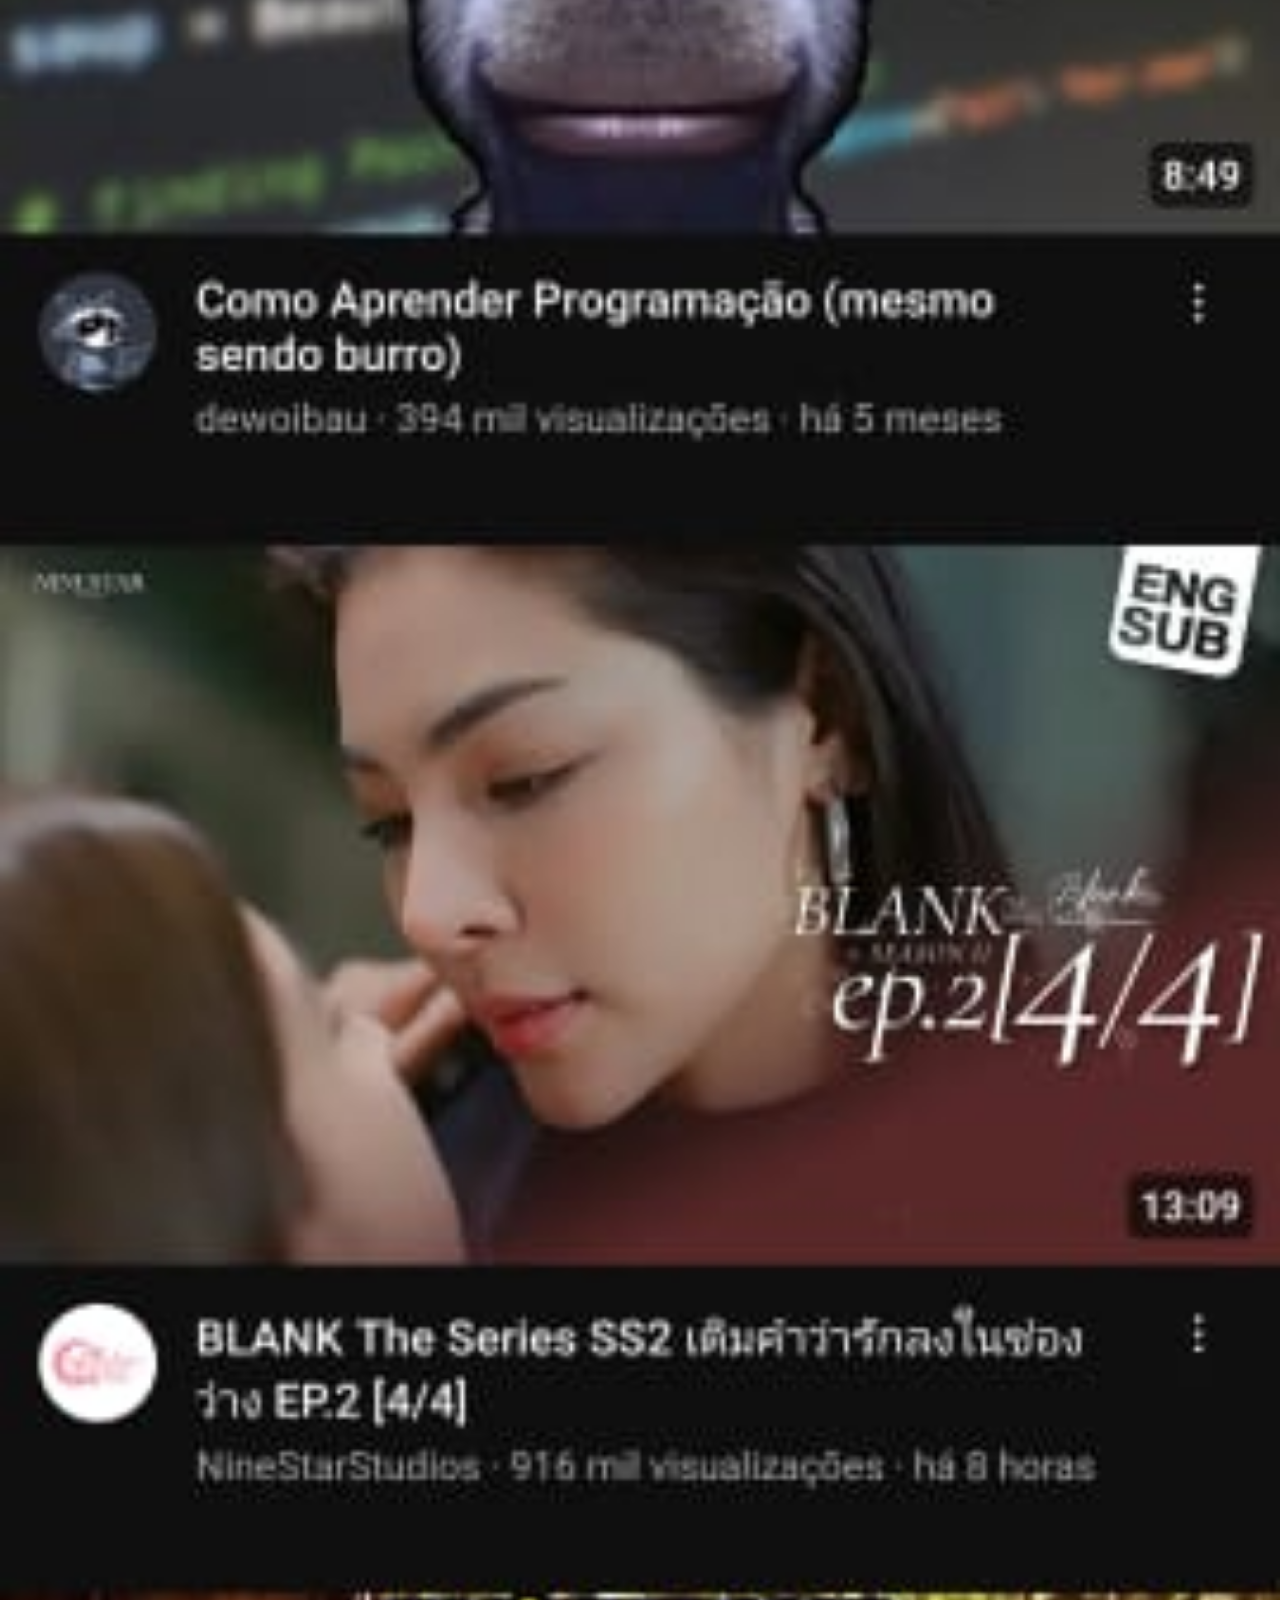
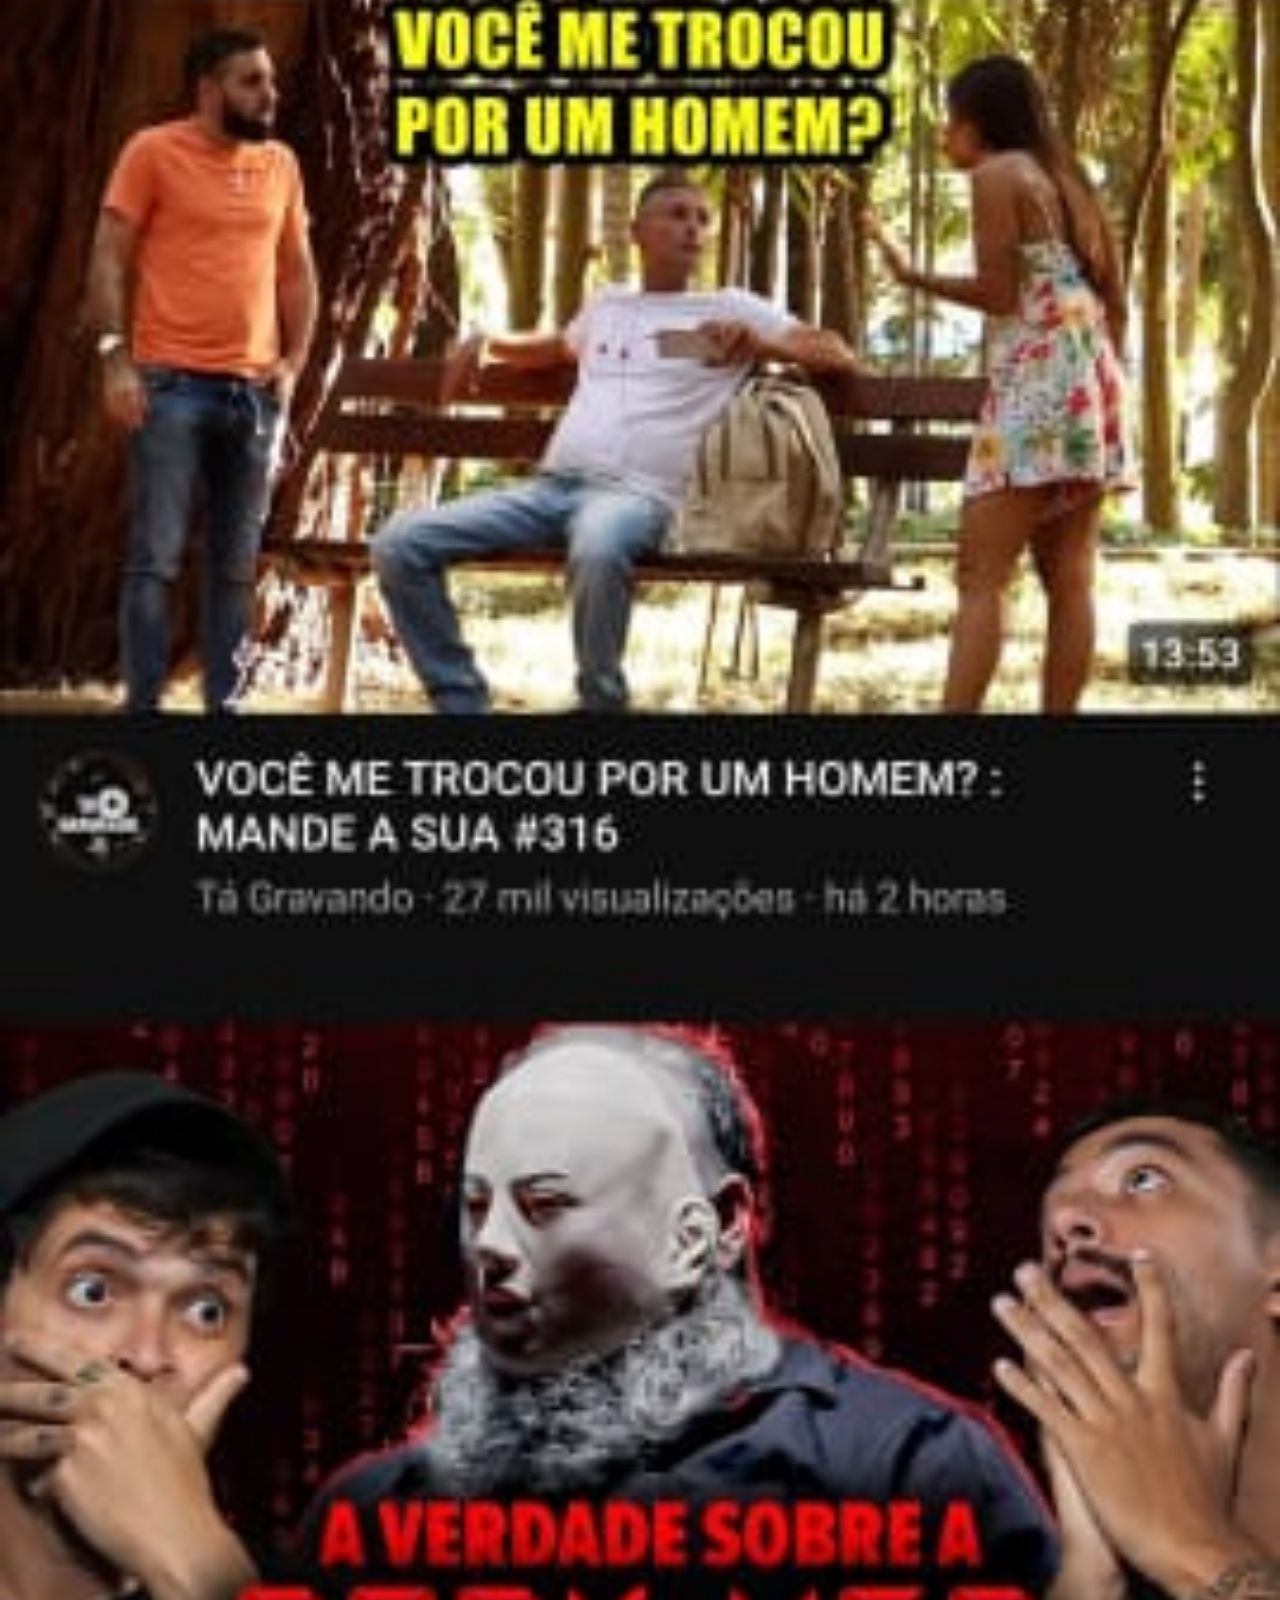
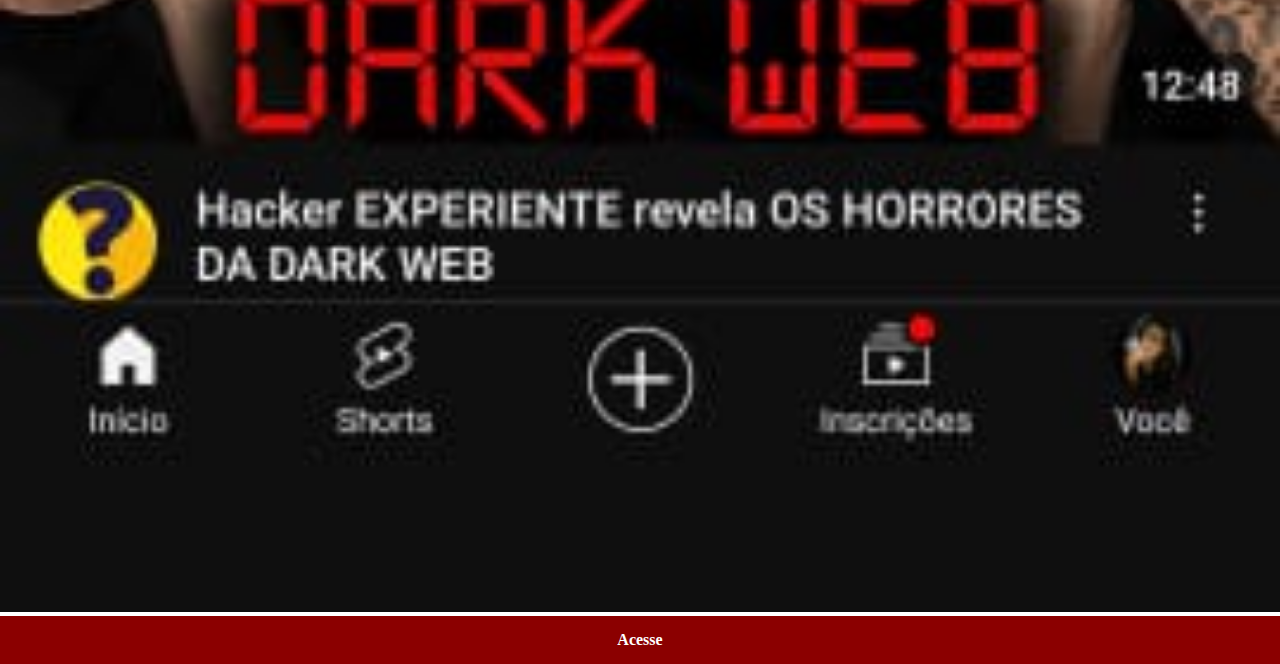
<file: youtube.html>
<!DOCTYPE html>
<html lang="en">
<head>
    <meta charset="UTF-8">
    <meta name="viewport" content="width=device-width, initial-scale=1.0">
    <title>Youtube</title>
    <link rel="shortcut icon" href="imagens/logo-youtube.jpg" type="image/x-icon">
    <link rel="stylesheet" href="estilos/social.css">
</head>
<body>
    <img src="imagens/tela-youtube.jpeg" alt="Youtube">
    <a href="https://www.youtube.com/@luanalopes4177" target="_blank">Acesse</a>
</body>
</html>
</file>
<file: estilos/style.css>
@charset "utf-8";

*{
    margin: 0px;
    padding: 0px;
    font-family: Arial, Helvetica, sans-serif;
}

html, body{
    height: 100vh;
    width: 100vw;
    background-color: black;
}

body{
    background: url('../imagens/fundo-madeira.jpg');
}
main {
    position: relative;
    height: 100vh;
}

section#telefone{
    position: absolute;
    top: 50%;
    left: 50%;
    transform: translate(-50%, -50%);

    width: 311px;
    height: 627px;
   background:  url('../imagens/frame-iphone.png') no-repeat;
}

iframe#tela{
    position: relative;
    top: 79px;
    left: 21px;

    height: 474px;
    width: 269px;
}

section#redes-sociais{
    text-align: right;
}

section#redes-sociais a img{
    width:50px;
    margin: 10px;
    border-radius: 50%;
    box-shadow: 2px 2px 5px black;
    box-sizing: border-box;

}

section#redes-sociais a img:hover{
    border: 2px solid rgba(255, 255, 255, 0.26);
    transform: translate(-3px, -3px);
    box-shadow: 5px 5px 10px rgba(255, 255, 255, 0.356);
    transition: transform 1s, border 0.5s;
}
</file>
<file: estilos/social.css>
*{
    margin: 0px;
    padding: 0px;
}
::-webkit-scrollbar{
    display: none;
}
img{
    width: 100vw;

}

a{
    display: block;
    background-color: darkred;
    padding: 15px;
    color: white;
    text-align: center;
    font-weight: bolder;
    text-decoration: none;
}

a:hover{
    background-color: blueviolet;
}
</file>
